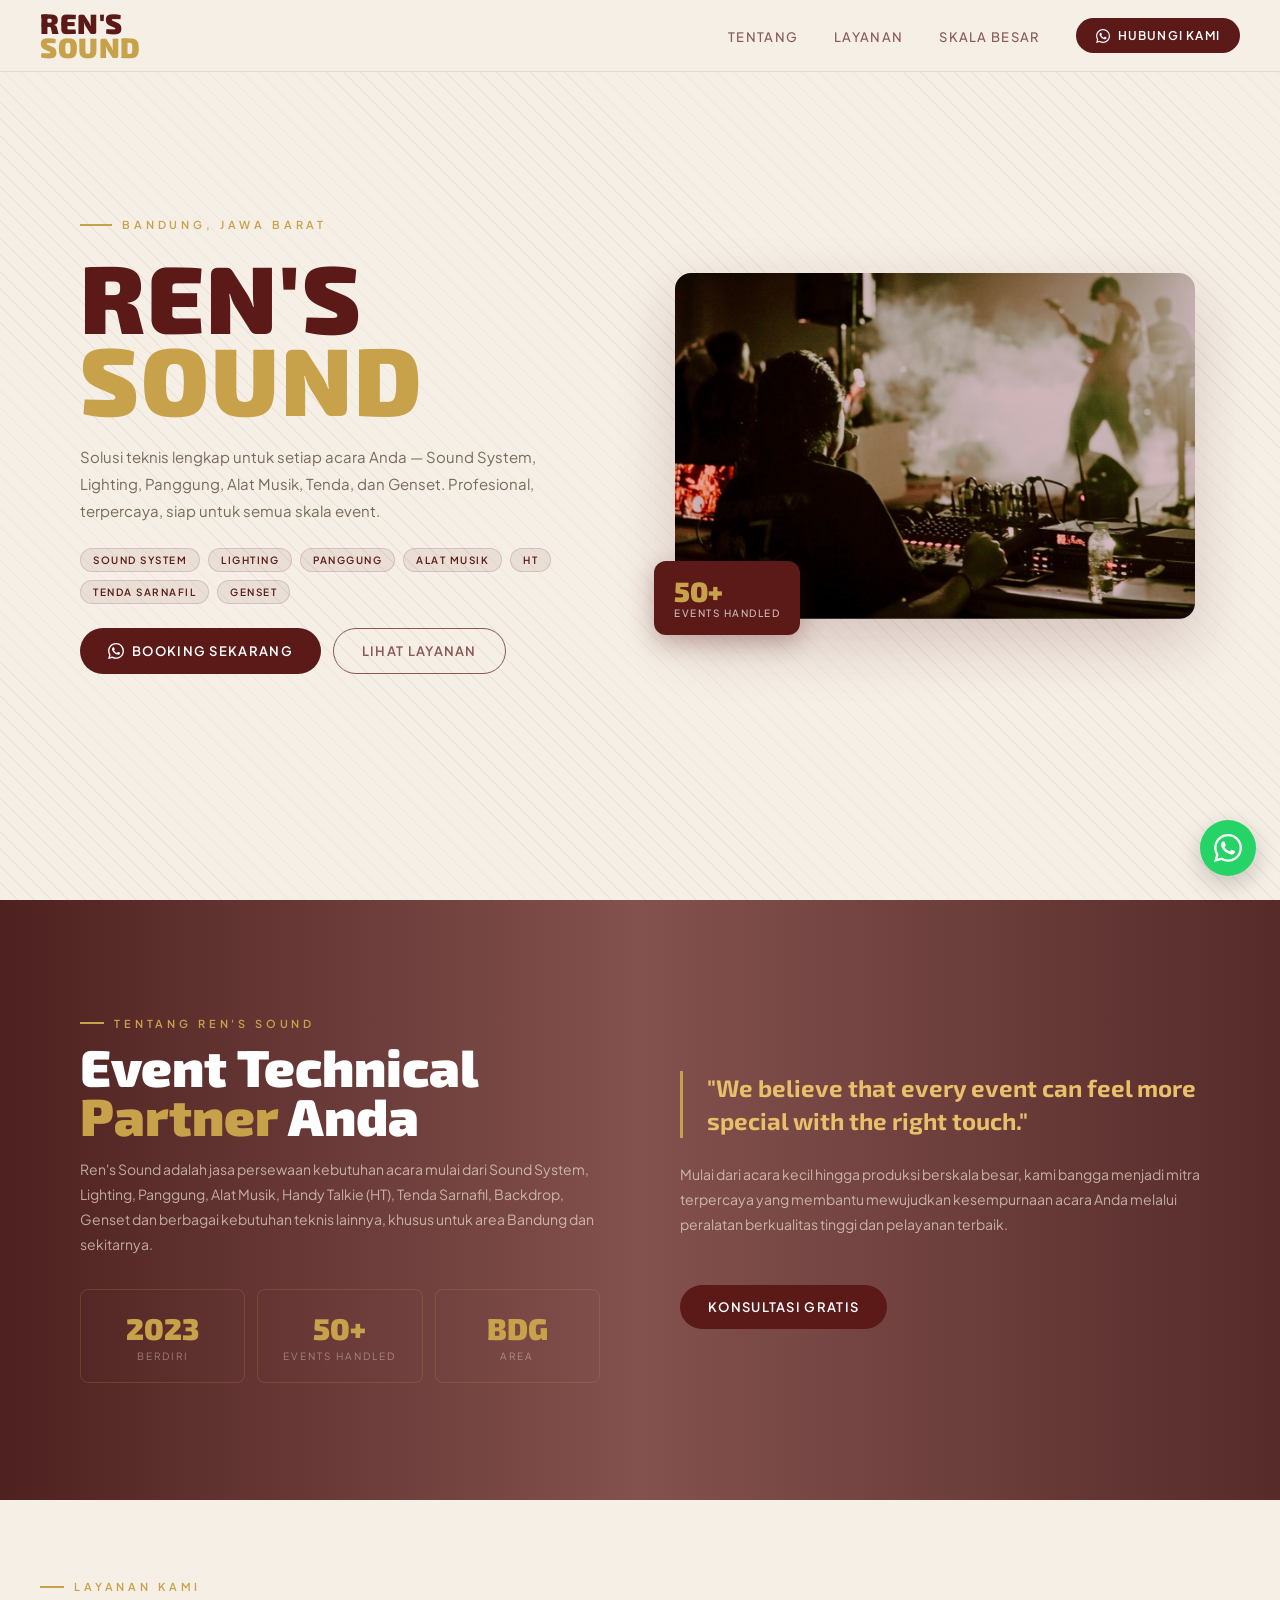
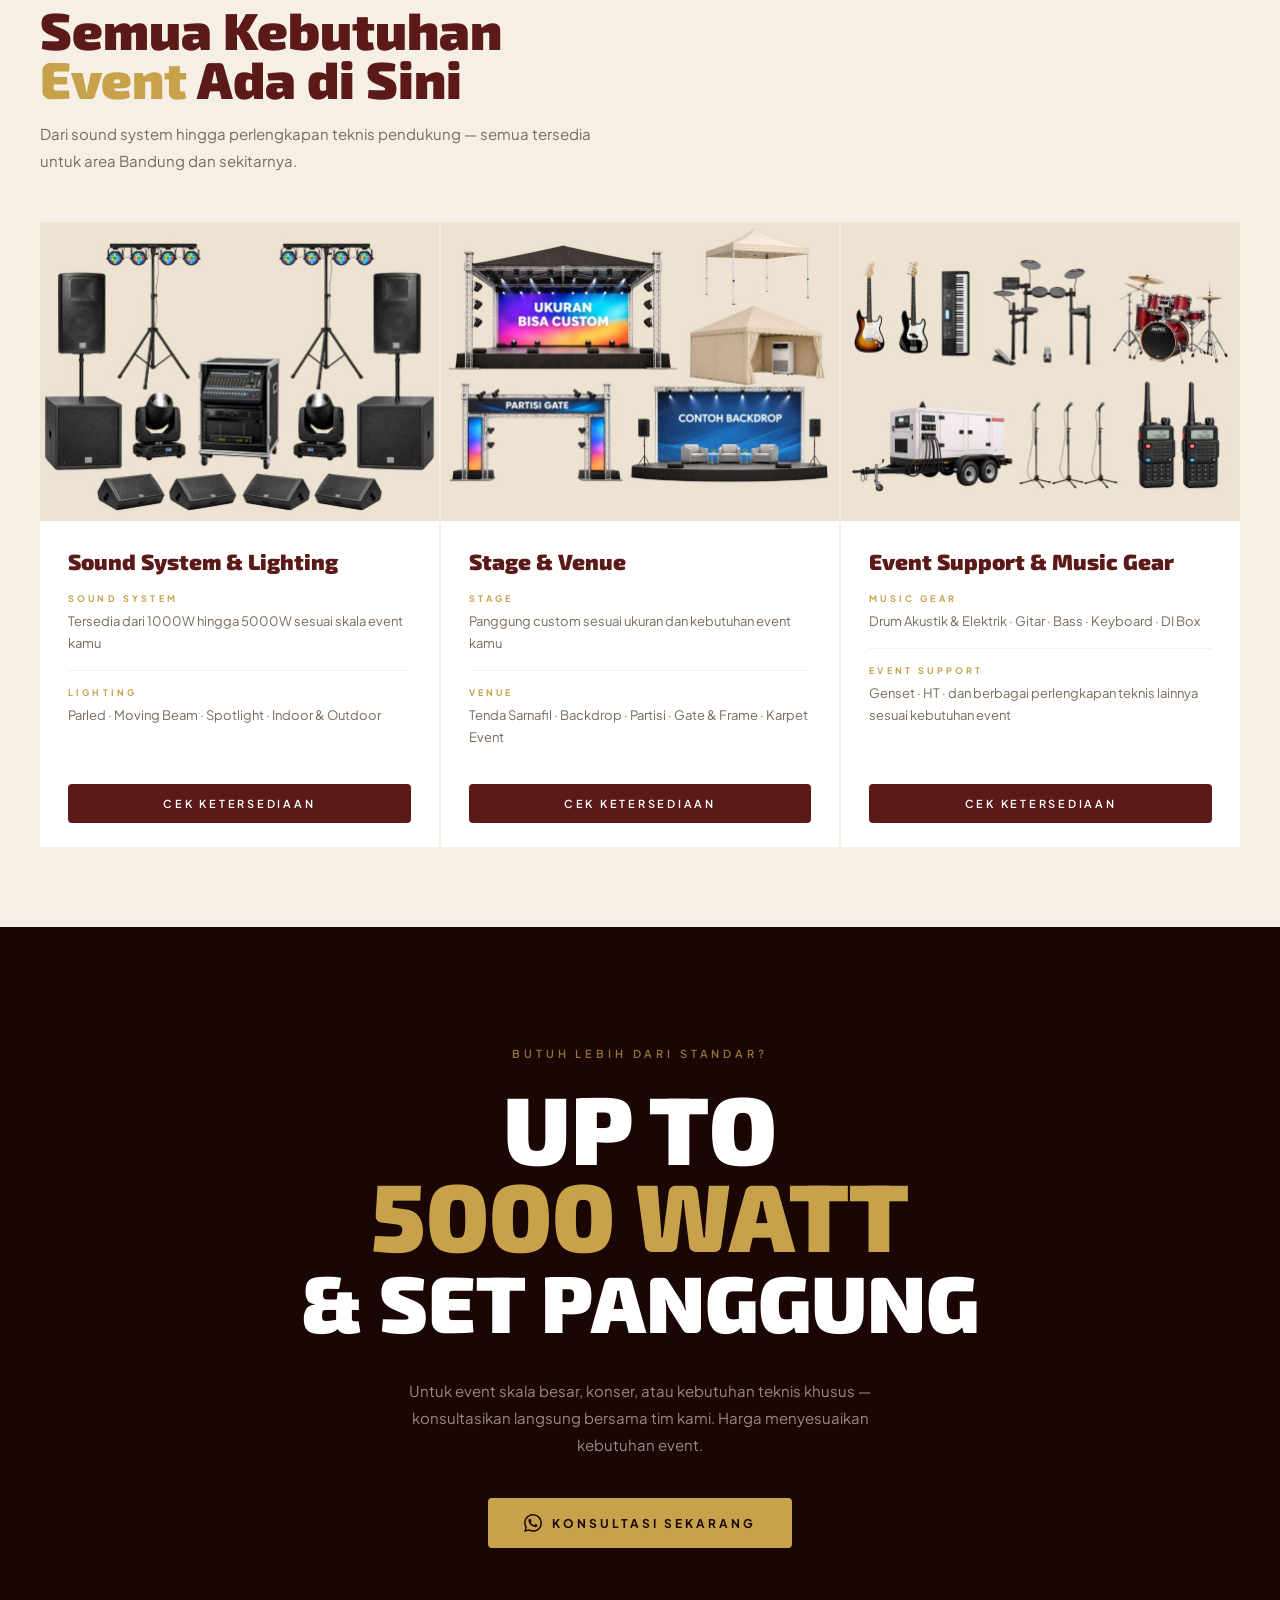
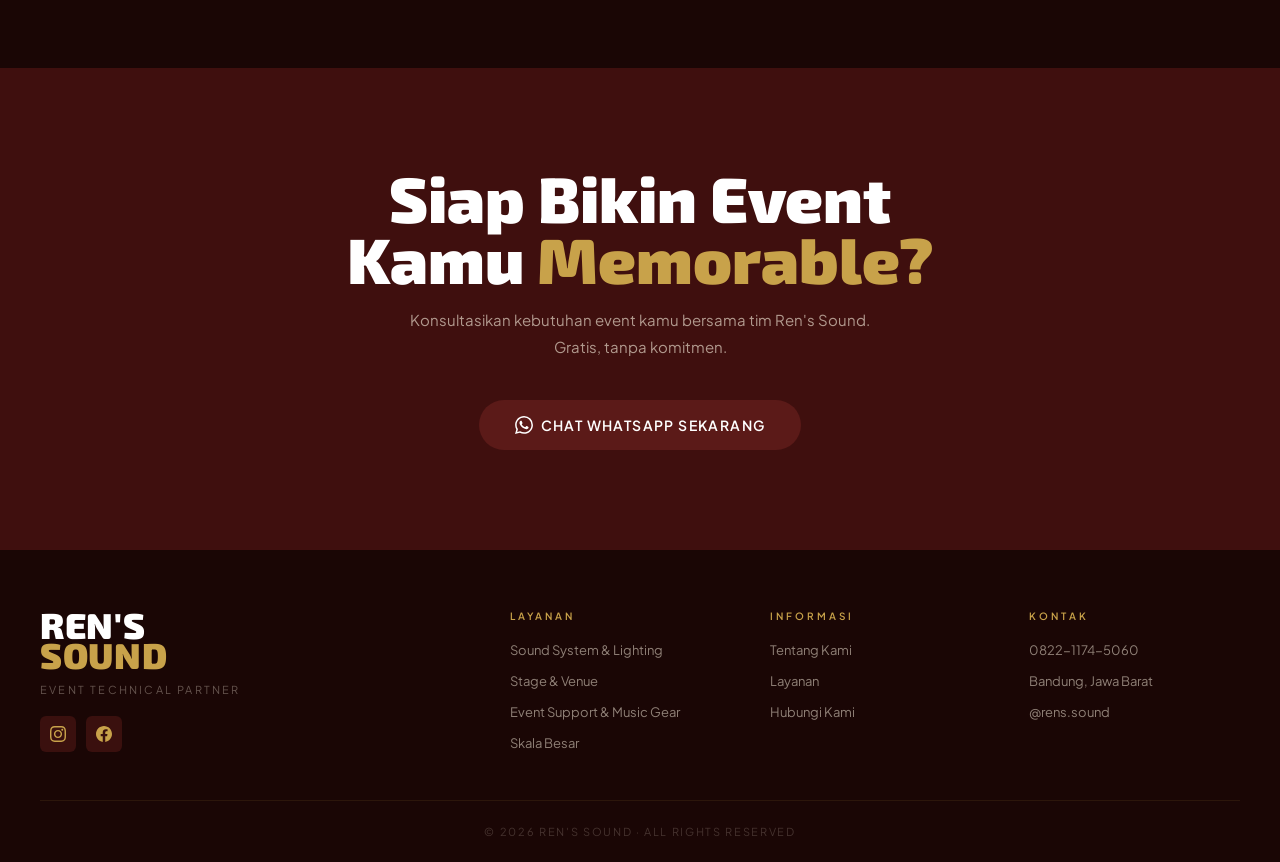
<file: index.html>
<!DOCTYPE html>
<html lang="id">
<head>
  <meta charset="UTF-8"/>
  <meta name="viewport" content="width=device-width, initial-scale=1.0"/>
  <meta name="description" content="Ren's Sound — Event Technical Partner di Bandung. Sewa Sound System, Lighting, Panggung, Alat Musik, Tenda Sarnafil, Genset."/>
  <title>Ren's Sound — Event Technical Partner</title>
  <link href="https://fonts.googleapis.com/css2?family=Exo+2:wght@400;600;700;900&family=Plus+Jakarta+Sans:wght@300;400;500;600;700&display=swap" rel="stylesheet"/>
  <link rel="stylesheet" href="css/style.css"/>
</head>
<body>

<!-- ============================================
     NAVBAR
     ============================================ -->
<nav id="navbar">
  <a href="#hero" class="nav-logo">
    <span class="nav-logo-top">REN'S</span>
    <span class="nav-logo-bot">SOUND</span>
  </a>
  <ul class="nav-links" id="navLinks">
    <li><a href="#tentang">Tentang</a></li>
    <li><a href="#layanan">Layanan</a></li>
    <li><a href="#custom">Skala Besar</a></li>
    <li>
      <a href="https://wa.me/6282211745060" class="nav-cta" target="_blank">
        <svg width="14" height="14" viewBox="0 0 24 24" fill="currentColor"><path d="M17.472 14.382c-.297-.149-1.758-.867-2.03-.967-.273-.099-.471-.148-.67.15-.197.297-.767.966-.94 1.164-.173.199-.347.223-.644.075-.297-.15-1.255-.463-2.39-1.475-.883-.788-1.48-1.761-1.653-2.059-.173-.297-.018-.458.13-.606.134-.133.298-.347.446-.52.149-.174.198-.298.298-.497.099-.198.05-.371-.025-.52-.075-.149-.669-1.612-.916-2.207-.242-.579-.487-.5-.669-.51-.173-.008-.371-.01-.57-.01-.198 0-.52.074-.792.372-.272.297-1.04 1.016-1.04 2.479 0 1.462 1.065 2.875 1.213 3.074.149.198 2.096 3.2 5.077 4.487.709.306 1.262.489 1.694.625.712.227 1.36.195 1.871.118.571-.085 1.758-.719 2.006-1.413.248-.694.248-1.289.173-1.413-.074-.124-.272-.198-.57-.347m-5.421 7.403h-.004a9.87 9.87 0 01-5.031-1.378l-.361-.214-3.741.982.998-3.648-.235-.374a9.86 9.86 0 01-1.51-5.26c.001-5.45 4.436-9.884 9.888-9.884 2.64 0 5.122 1.03 6.988 2.898a9.825 9.825 0 012.893 6.994c-.003 5.45-4.437 9.884-9.885 9.884m8.413-18.297A11.815 11.815 0 0012.05 0C5.495 0 .16 5.335.157 11.892c0 2.096.547 4.142 1.588 5.945L.057 24l6.305-1.654a11.882 11.882 0 005.683 1.448h.005c6.554 0 11.89-5.335 11.893-11.893a11.821 11.821 0 00-3.48-8.413Z"/></svg>
        Hubungi Kami
      </a>
    </li>
  </ul>
  <button class="nav-toggle" id="navToggle">
    <span></span><span></span><span></span>
  </button>
</nav>

<!-- ============================================
     HERO
     ============================================ -->
<section id="hero">
  <div class="hero-inner">
    <div class="hero-text">
      <div class="hero-eyebrow">Bandung, Jawa Barat</div>
      <div class="hero-logo">
        <span class="hero-logo-top">REN'S</span>
        <span class="hero-logo-bot">SOUND</span>
      </div>
      <p class="hero-desc">Solusi teknis lengkap untuk setiap acara Anda — Sound System, Lighting, Panggung, Alat Musik, Tenda, dan Genset. Profesional, terpercaya, siap untuk semua skala event.</p>
      <div class="hero-services">
        <span class="hero-service-tag">Sound System</span>
        <span class="hero-service-tag">Lighting</span>
        <span class="hero-service-tag">Panggung</span>
        <span class="hero-service-tag">Alat Musik</span>
        <span class="hero-service-tag">HT</span>
        <span class="hero-service-tag">Tenda Sarnafil</span>
        <span class="hero-service-tag">Genset</span>
      </div>
      <div class="hero-cta">
        <a href="https://wa.me/6282211745060?text=Halo%20Ren%27s%20Sound!%20Saya%20ingin%20tanya%20tentang%20layanan%20kalian." class="btn-primary" target="_blank">
          <svg width="16" height="16" viewBox="0 0 24 24" fill="currentColor"><path d="M17.472 14.382c-.297-.149-1.758-.867-2.03-.967-.273-.099-.471-.148-.67.15-.197.297-.767.966-.94 1.164-.173.199-.347.223-.644.075-.297-.15-1.255-.463-2.39-1.475-.883-.788-1.48-1.761-1.653-2.059-.173-.297-.018-.458.13-.606.134-.133.298-.347.446-.52.149-.174.198-.298.298-.497.099-.198.05-.371-.025-.52-.075-.149-.669-1.612-.916-2.207-.242-.579-.487-.5-.669-.51-.173-.008-.371-.01-.57-.01-.198 0-.52.074-.792.372-.272.297-1.04 1.016-1.04 2.479 0 1.462 1.065 2.875 1.213 3.074.149.198 2.096 3.2 5.077 4.487.709.306 1.262.489 1.694.625.712.227 1.36.195 1.871.118.571-.085 1.758-.719 2.006-1.413.248-.694.248-1.289.173-1.413-.074-.124-.272-.198-.57-.347m-5.421 7.403h-.004a9.87 9.87 0 01-5.031-1.378l-.361-.214-3.741.982.998-3.648-.235-.374a9.86 9.86 0 01-1.51-5.26c.001-5.45 4.436-9.884 9.888-9.884 2.64 0 5.122 1.03 6.988 2.898a9.825 9.825 0 012.893 6.994c-.003 5.45-4.437 9.884-9.885 9.884m8.413-18.297A11.815 11.815 0 0012.05 0C5.495 0 .16 5.335.157 11.892c0 2.096.547 4.142 1.588 5.945L.057 24l6.305-1.654a11.882 11.882 0 005.683 1.448h.005c6.554 0 11.89-5.335 11.893-11.893a11.821 11.821 0 00-3.48-8.413Z"/></svg>
          Booking Sekarang
        </a>
        <a href="#layanan" class="btn-secondary">Lihat Layanan</a>
      </div>
    </div>
    <div class="hero-photo">
      <!-- Ganti hero.png untuk update foto hero (1200x800px) -->
      <img src="assets/images/hero.png" alt="Ren's Sound Event Production"/>
      <div class="hero-photo-badge">
        <div class="hero-photo-badge-num">50+</div>
        <div class="hero-photo-badge-txt">Events Handled</div>
      </div>
    </div>
  </div>
</section>

<!-- ============================================
     TENTANG — PARALLAX PHOTO
     Ganti foto: assets/images/tentang.jpg (1920x800px)
     ============================================ -->
<section id="tentang">
  <div class="tentang-bg"></div>
  <div class="tentang-overlay"></div>
  <div class="tentang-content">
    <div>
      <div class="section-eyebrow">Tentang Ren's Sound</div>
      <h2 class="section-title">Event Technical<br/><span>Partner</span> Anda</h2>
      <p class="tentang-body">Ren's Sound adalah jasa persewaan kebutuhan acara mulai dari Sound System, Lighting, Panggung, Alat Musik, Handy Talkie (HT), Tenda Sarnafil, Backdrop, Genset dan berbagai kebutuhan teknis lainnya, khusus untuk area Bandung dan sekitarnya.</p>
      <div class="tentang-stats">
        <div class="stat">
          <span class="stat-num">2023</span>
          <span class="stat-lbl">Berdiri</span>
        </div>
        <div class="stat">
          <span class="stat-num">50+</span>
          <span class="stat-lbl">Events Handled</span>
        </div>
        <div class="stat">
          <span class="stat-num">BDG</span>
          <span class="stat-lbl">Area</span>
        </div>
      </div>
    </div>
    <div>
      <div class="tentang-quote">"We believe that every event can feel more special with the right touch."</div>
      <p class="tentang-body">Mulai dari acara kecil hingga produksi berskala besar, kami bangga menjadi mitra terpercaya yang membantu mewujudkan kesempurnaan acara Anda melalui peralatan berkualitas tinggi dan pelayanan terbaik.</p>
      <a href="https://wa.me/6282211745060?text=Halo%20Ren%27s%20Sound!%20Saya%20ingin%20konsultasi%20kebutuhan%20event%20saya." class="btn-primary" style="margin-top:24px;display:inline-flex;" target="_blank">Konsultasi Gratis</a>
    </div>
  </div>
</section>

<!-- ============================================
     LAYANAN — 3 KARTU GRID
     Cara update foto: ganti file di assets/images/
     layanan01.jpg, layanan02.jpg, layanan03.jpg (800x600px)
     ============================================ -->
<section id="layanan">
  <div class="section-inner">
    <div class="section-eyebrow">Layanan Kami</div>
    <h2 class="section-title">Semua Kebutuhan<br/><span>Event</span> Ada di Sini</h2>
    <p class="section-desc">Dari sound system hingga perlengkapan teknis pendukung — semua tersedia untuk area Bandung dan sekitarnya.</p>

    <div class="layanan-grid">

      <!-- ── KARTU 1: SOUND SYSTEM & LIGHTING ── -->
      <div class="layanan-card">
        <!-- Ganti layanan01.jpg untuk update foto kartu ini -->
        <img class="layanan-img" src="assets/images/layanan01.jpg" alt="Sound System & Lighting"/>
        <div class="layanan-body">
          <h3 class="layanan-name">Sound System & Lighting</h3>
          <div class="layanan-spec-group">
            <span class="layanan-spec-label">Sound System</span>
            <p class="layanan-spec-desc">Tersedia dari 1000W hingga 5000W sesuai skala event kamu</p>
          </div>
          <div class="layanan-spec-group">
            <span class="layanan-spec-label">Lighting</span>
            <p class="layanan-spec-desc">Parled · Moving Beam · Spotlight · Indoor & Outdoor</p>
          </div>
          <a href="https://wa.me/6282211745060?text=Halo%20Ren%27s%20Sound!%20Saya%20ingin%20cek%20ketersediaan%20Sound%20System%20%26%20Lighting%20untuk%20event%20saya." class="layanan-cta" target="_blank">Cek Ketersediaan</a>
        </div>
      </div>

      <!-- ── KARTU 2: STAGE & VENUE ── -->
      <div class="layanan-card">
        <!-- Ganti layanan02.jpg untuk update foto kartu ini -->
        <img class="layanan-img" src="assets/images/layanan02.jpg" alt="Stage & Venue"/>
        <div class="layanan-body">
          <h3 class="layanan-name">Stage & Venue</h3>
          <div class="layanan-spec-group">
            <span class="layanan-spec-label">Stage</span>
            <p class="layanan-spec-desc">Panggung custom sesuai ukuran dan kebutuhan event kamu</p>
          </div>
          <div class="layanan-spec-group">
            <span class="layanan-spec-label">Venue</span>
            <p class="layanan-spec-desc">Tenda Sarnafil · Backdrop · Partisi · Gate & Frame · Karpet Event</p>
          </div>
          <a href="https://wa.me/6282211745060?text=Halo%20Ren%27s%20Sound!%20Saya%20ingin%20cek%20ketersediaan%20Stage%20%26%20Venue%20untuk%20event%20saya." class="layanan-cta" target="_blank">Cek Ketersediaan</a>
        </div>
      </div>

      <!-- ── KARTU 3: EVENT SUPPORT & MUSIC GEAR ── -->
      <div class="layanan-card">
        <!-- Ganti layanan03.jpg untuk update foto kartu ini -->
        <img class="layanan-img" src="assets/images/layanan03.jpg" alt="Event Support & Music Gear"/>
        <div class="layanan-body">
          <h3 class="layanan-name">Event Support & Music Gear</h3>
          <div class="layanan-spec-group">
            <span class="layanan-spec-label">Music Gear</span>
            <p class="layanan-spec-desc">Drum Akustik & Elektrik · Gitar · Bass · Keyboard · DI Box</p>
          </div>
          <div class="layanan-spec-group">
            <span class="layanan-spec-label">Event Support</span>
            <p class="layanan-spec-desc">Genset · HT · dan berbagai perlengkapan teknis lainnya sesuai kebutuhan event</p>
          </div>
          <a href="https://wa.me/6282211745060?text=Halo%20Ren%27s%20Sound!%20Saya%20ingin%20cek%20ketersediaan%20Event%20Support%20%26%20Music%20Gear%20untuk%20event%20saya." class="layanan-cta" target="_blank">Cek Ketersediaan</a>
        </div>
      </div>

    </div>
  </div>
</section>

<!-- ============================================
     CUSTOM — UP TO 5000 WATT & SET PANGGUNG
     ============================================ -->
<section id="custom">
  <div class="custom-eyebrow">Butuh Lebih Dari Standar?</div>
  <div class="custom-title">UP TO</div>
  <div class="custom-title-gold">5000 WATT</div>
  <div class="custom-sub">&amp; SET PANGGUNG</div>
  <p class="custom-desc">Untuk event skala besar, konser, atau kebutuhan teknis khusus — konsultasikan langsung bersama tim kami. Harga menyesuaikan kebutuhan event.</p>
  <a href="https://wa.me/6282211745060?text=Halo%20Ren%27s%20Sound!%20Saya%20ingin%20konsultasi%20kebutuhan%20event%20skala%20besar%20di%20atas%205000%20Watt%20%26%20Set%20Panggung." class="btn-gold" target="_blank">
    <svg width="18" height="18" viewBox="0 0 24 24" fill="currentColor"><path d="M17.472 14.382c-.297-.149-1.758-.867-2.03-.967-.273-.099-.471-.148-.67.15-.197.297-.767.966-.94 1.164-.173.199-.347.223-.644.075-.297-.15-1.255-.463-2.39-1.475-.883-.788-1.48-1.761-1.653-2.059-.173-.297-.018-.458.13-.606.134-.133.298-.347.446-.52.149-.174.198-.298.298-.497.099-.198.05-.371-.025-.52-.075-.149-.669-1.612-.916-2.207-.242-.579-.487-.5-.669-.51-.173-.008-.371-.01-.57-.01-.198 0-.52.074-.792.372-.272.297-1.04 1.016-1.04 2.479 0 1.462 1.065 2.875 1.213 3.074.149.198 2.096 3.2 5.077 4.487.709.306 1.262.489 1.694.625.712.227 1.36.195 1.871.118.571-.085 1.758-.719 2.006-1.413.248-.694.248-1.289.173-1.413-.074-.124-.272-.198-.57-.347m-5.421 7.403h-.004a9.87 9.87 0 01-5.031-1.378l-.361-.214-3.741.982.998-3.648-.235-.374a9.86 9.86 0 01-1.51-5.26c.001-5.45 4.436-9.884 9.888-9.884 2.64 0 5.122 1.03 6.988 2.898a9.825 9.825 0 012.893 6.994c-.003 5.45-4.437 9.884-9.885 9.884m8.413-18.297A11.815 11.815 0 0012.05 0C5.495 0 .16 5.335.157 11.892c0 2.096.547 4.142 1.588 5.945L.057 24l6.305-1.654a11.882 11.882 0 005.683 1.448h.005c6.554 0 11.89-5.335 11.893-11.893a11.821 11.821 0 00-3.48-8.413Z"/></svg>
    Konsultasi Sekarang
  </a>
</section>

<!-- ============================================
     CTA
     ============================================ -->
<section id="cta">
  <div class="cta-title">Siap Bikin Event<br/>Kamu <span>Memorable?</span></div>
  <p class="cta-desc">Konsultasikan kebutuhan event kamu bersama tim Ren's Sound. Gratis, tanpa komitmen.</p>
  <a href="https://wa.me/6282211745060?text=Halo%20Ren%27s%20Sound!%20Saya%20ingin%20tanya%20tentang%20layanan%20untuk%20event%20saya." class="btn-primary" style="font-size:14px;padding:16px 36px;" target="_blank">
    <svg width="18" height="18" viewBox="0 0 24 24" fill="currentColor"><path d="M17.472 14.382c-.297-.149-1.758-.867-2.03-.967-.273-.099-.471-.148-.67.15-.197.297-.767.966-.94 1.164-.173.199-.347.223-.644.075-.297-.15-1.255-.463-2.39-1.475-.883-.788-1.48-1.761-1.653-2.059-.173-.297-.018-.458.13-.606.134-.133.298-.347.446-.52.149-.174.198-.298.298-.497.099-.198.05-.371-.025-.52-.075-.149-.669-1.612-.916-2.207-.242-.579-.487-.5-.669-.51-.173-.008-.371-.01-.57-.01-.198 0-.52.074-.792.372-.272.297-1.04 1.016-1.04 2.479 0 1.462 1.065 2.875 1.213 3.074.149.198 2.096 3.2 5.077 4.487.709.306 1.262.489 1.694.625.712.227 1.36.195 1.871.118.571-.085 1.758-.719 2.006-1.413.248-.694.248-1.289.173-1.413-.074-.124-.272-.198-.57-.347m-5.421 7.403h-.004a9.87 9.87 0 01-5.031-1.378l-.361-.214-3.741.982.998-3.648-.235-.374a9.86 9.86 0 01-1.51-5.26c.001-5.45 4.436-9.884 9.888-9.884 2.64 0 5.122 1.03 6.988 2.898a9.825 9.825 0 012.893 6.994c-.003 5.45-4.437 9.884-9.885 9.884m8.413-18.297A11.815 11.815 0 0012.05 0C5.495 0 .16 5.335.157 11.892c0 2.096.547 4.142 1.588 5.945L.057 24l6.305-1.654a11.882 11.882 0 005.683 1.448h.005c6.554 0 11.89-5.335 11.893-11.893a11.821 11.821 0 00-3.48-8.413Z"/></svg>
    Chat WhatsApp Sekarang
  </a>
</section>

<!-- ============================================
     FOOTER
     ============================================ -->
<footer>
  <div class="footer-inner">
    <div class="footer-top">
      <div>
        <div class="footer-logo-top">REN'S</div>
        <div class="footer-logo-bot">SOUND</div>
        <div class="footer-tagline">Event Technical Partner</div>
        <div class="footer-social">
          <a href="https://www.instagram.com/rens.sound/" target="_blank">
            <svg viewBox="0 0 24 24"><path d="M12 2.163c3.204 0 3.584.012 4.85.07 3.252.148 4.771 1.691 4.919 4.919.058 1.265.069 1.645.069 4.849 0 3.205-.012 3.584-.069 4.849-.149 3.225-1.664 4.771-4.919 4.919-1.266.058-1.644.07-4.85.07-3.204 0-3.584-.012-4.849-.07-3.26-.149-4.771-1.699-4.919-4.92-.058-1.265-.07-1.644-.07-4.849 0-3.204.013-3.583.07-4.849.149-3.227 1.664-4.771 4.919-4.919 1.266-.057 1.645-.069 4.849-.069zm0-2.163c-3.259 0-3.667.014-4.947.072-4.358.2-6.78 2.618-6.98 6.98-.059 1.281-.073 1.689-.073 4.948 0 3.259.014 3.668.072 4.948.2 4.358 2.618 6.78 6.98 6.98 1.281.058 1.689.072 4.948.072 3.259 0 3.668-.014 4.948-.072 4.354-.2 6.782-2.618 6.979-6.98.059-1.28.073-1.689.073-4.948 0-3.259-.014-3.667-.072-4.947-.196-4.354-2.617-6.78-6.979-6.98-1.281-.059-1.69-.073-4.949-.073zm0 5.838c-3.403 0-6.162 2.759-6.162 6.162s2.759 6.163 6.162 6.163 6.162-2.759 6.162-6.163c0-3.403-2.759-6.162-6.162-6.162zm0 10.162c-2.209 0-4-1.79-4-4 0-2.209 1.791-4 4-4s4 1.791 4 4c0 2.21-1.791 4-4 4zm6.406-11.845c-.796 0-1.441.645-1.441 1.44s.645 1.44 1.441 1.44c.795 0 1.439-.645 1.439-1.44s-.644-1.44-1.439-1.44z"/></svg>
          </a>
          <a href="https://www.facebook.com/people/Rens-Sound/61558311572030/" target="_blank">
            <svg viewBox="0 0 24 24"><path d="M24 12.073c0-6.627-5.373-12-12-12s-12 5.373-12 12c0 5.99 4.388 10.954 10.125 11.854v-8.385H7.078v-3.47h3.047V9.43c0-3.007 1.792-4.669 4.533-4.669 1.312 0 2.686.235 2.686.235v2.953H15.83c-1.491 0-1.956.925-1.956 1.874v2.25h3.328l-.532 3.47h-2.796v8.385C19.612 23.027 24 18.062 24 12.073z"/></svg>
          </a>
        </div>
      </div>
      <div class="footer-col">
        <div class="footer-col-title">Layanan</div>
        <ul>
          <li><a href="#layanan">Sound System & Lighting</a></li>
          <li><a href="#layanan">Stage & Venue</a></li>
          <li><a href="#layanan">Event Support & Music Gear</a></li>
          <li><a href="#custom">Skala Besar</a></li>
        </ul>
      </div>
      <div class="footer-col">
        <div class="footer-col-title">Informasi</div>
        <ul>
          <li><a href="#tentang">Tentang Kami</a></li>
          <li><a href="#layanan">Layanan</a></li>
          <li><a href="https://wa.me/6282211745060">Hubungi Kami</a></li>
        </ul>
      </div>
      <div class="footer-col">
        <div class="footer-col-title">Kontak</div>
        <ul>
          <li><a href="https://wa.me/6282211745060">0822-1174-5060</a></li>
          <li><a href="#">Bandung, Jawa Barat</a></li>
          <li><a href="https://www.instagram.com/rens.sound/">@rens.sound</a></li>
        </ul>
      </div>
    </div>
    <div class="footer-copy">© 2026 Ren's Sound · All Rights Reserved</div>
  </div>
</footer>

<!-- WA FLOATING -->
<a href="https://wa.me/6282211745060?text=Halo%20Ren%27s%20Sound!%20Saya%20ingin%20tanya%20tentang%20layanan%20kalian." class="wa-float" target="_blank">
  <svg viewBox="0 0 24 24"><path d="M17.472 14.382c-.297-.149-1.758-.867-2.03-.967-.273-.099-.471-.148-.67.15-.197.297-.767.966-.94 1.164-.173.199-.347.223-.644.075-.297-.15-1.255-.463-2.39-1.475-.883-.788-1.48-1.761-1.653-2.059-.173-.297-.018-.458.13-.606.134-.133.298-.347.446-.52.149-.174.198-.298.298-.497.099-.198.05-.371-.025-.52-.075-.149-.669-1.612-.916-2.207-.242-.579-.487-.5-.669-.51-.173-.008-.371-.01-.57-.01-.198 0-.52.074-.792.372-.272.297-1.04 1.016-1.04 2.479 0 1.462 1.065 2.875 1.213 3.074.149.198 2.096 3.2 5.077 4.487.709.306 1.262.489 1.694.625.712.227 1.36.195 1.871.118.571-.085 1.758-.719 2.006-1.413.248-.694.248-1.289.173-1.413-.074-.124-.272-.198-.57-.347m-5.421 7.403h-.004a9.87 9.87 0 01-5.031-1.378l-.361-.214-3.741.982.998-3.648-.235-.374a9.86 9.86 0 01-1.51-5.26c.001-5.45 4.436-9.884 9.888-9.884 2.64 0 5.122 1.03 6.988 2.898a9.825 9.825 0 012.893 6.994c-.003 5.45-4.437 9.884-9.885 9.884m8.413-18.297A11.815 11.815 0 0012.05 0C5.495 0 .16 5.335.157 11.892c0 2.096.547 4.142 1.588 5.945L.057 24l6.305-1.654a11.882 11.882 0 005.683 1.448h.005c6.554 0 11.89-5.335 11.893-11.893a11.821 11.821 0 00-3.48-8.413Z"/></svg>
</a>

<script src="js/main.js"></script>
</body>
</html>
</file>
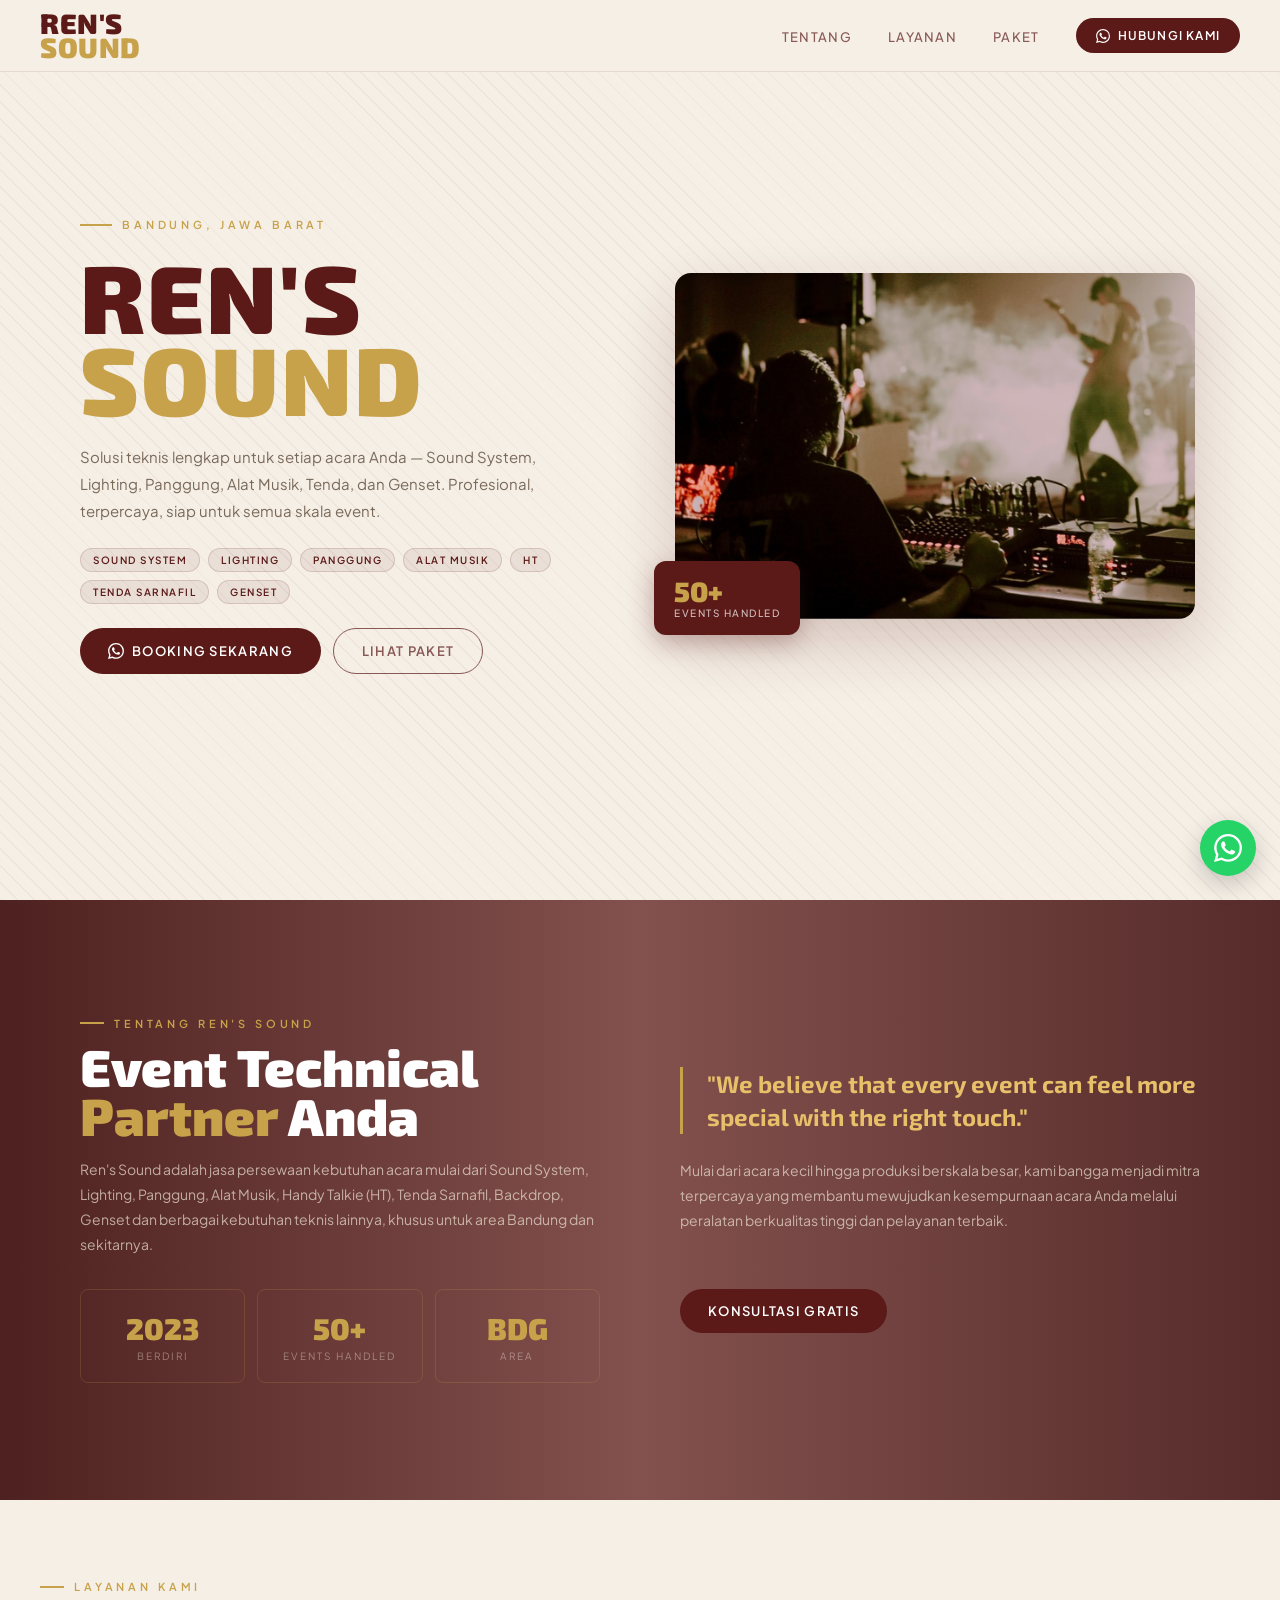
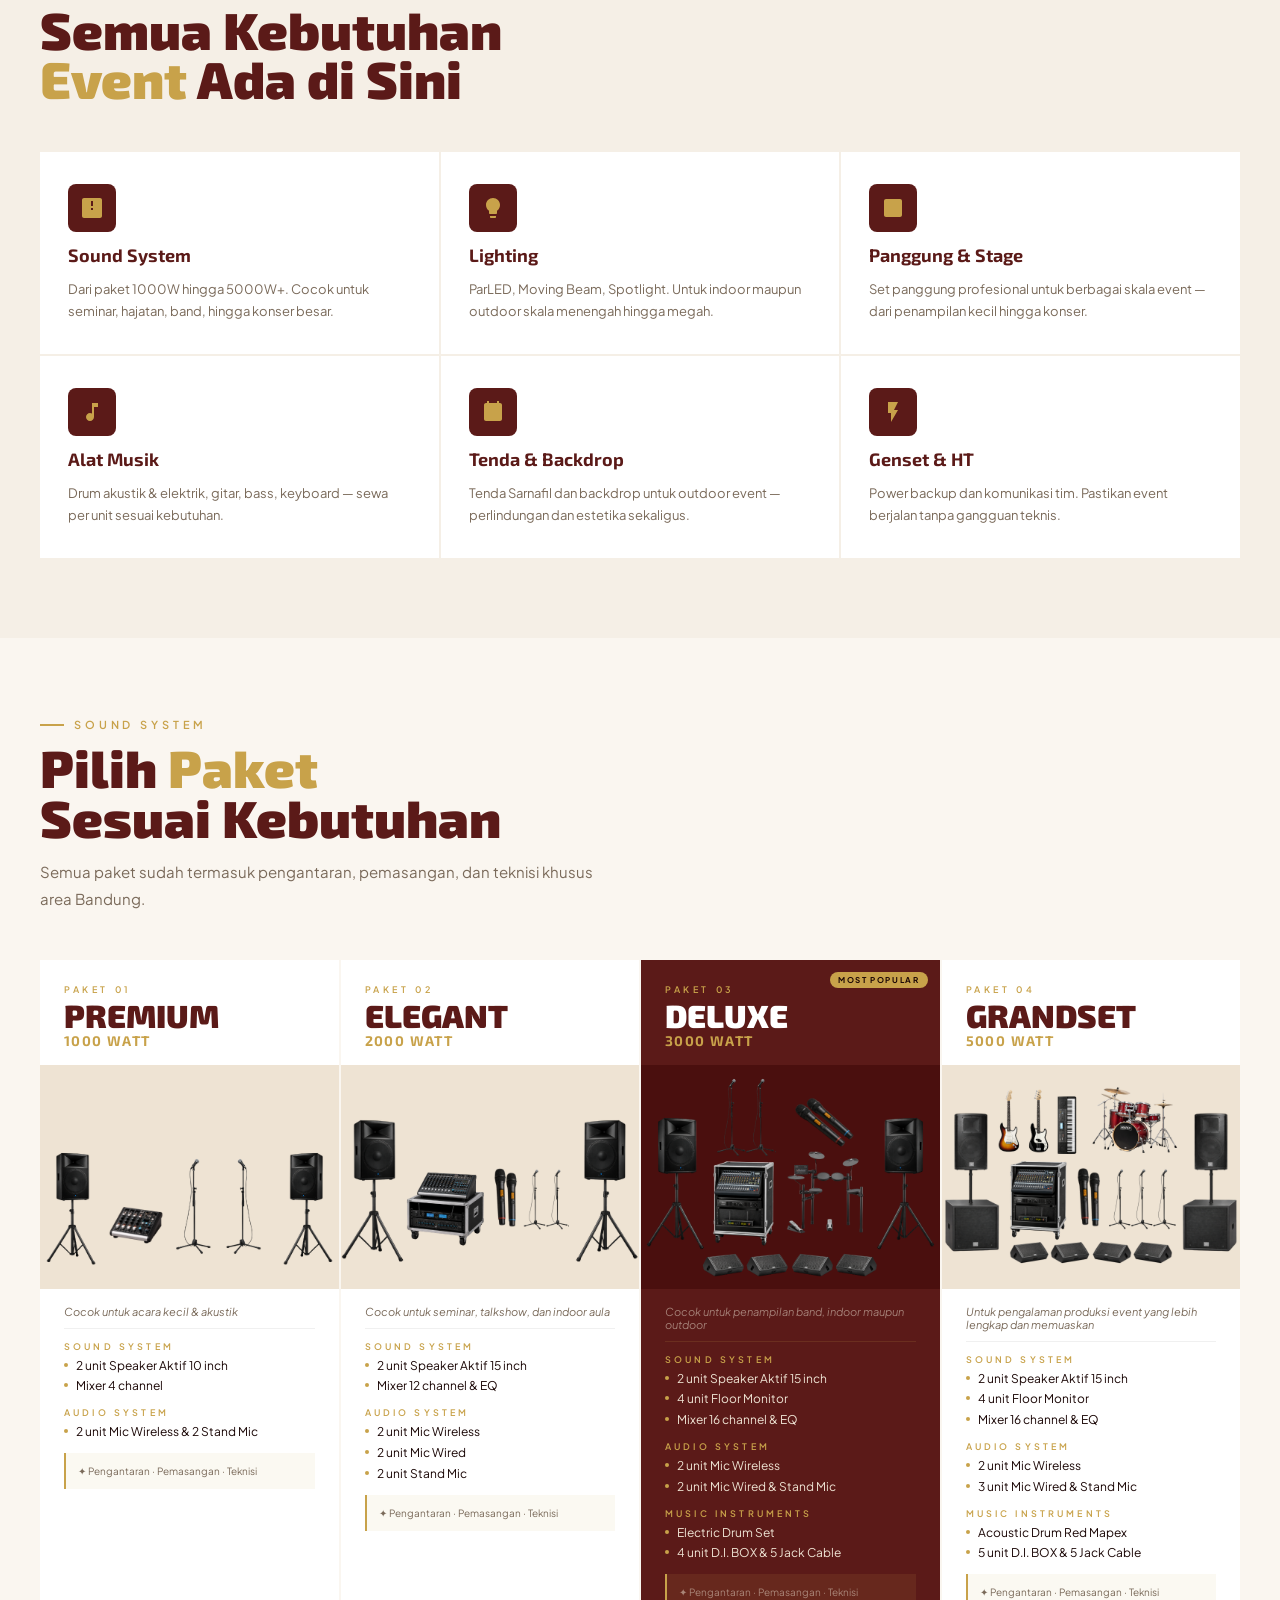
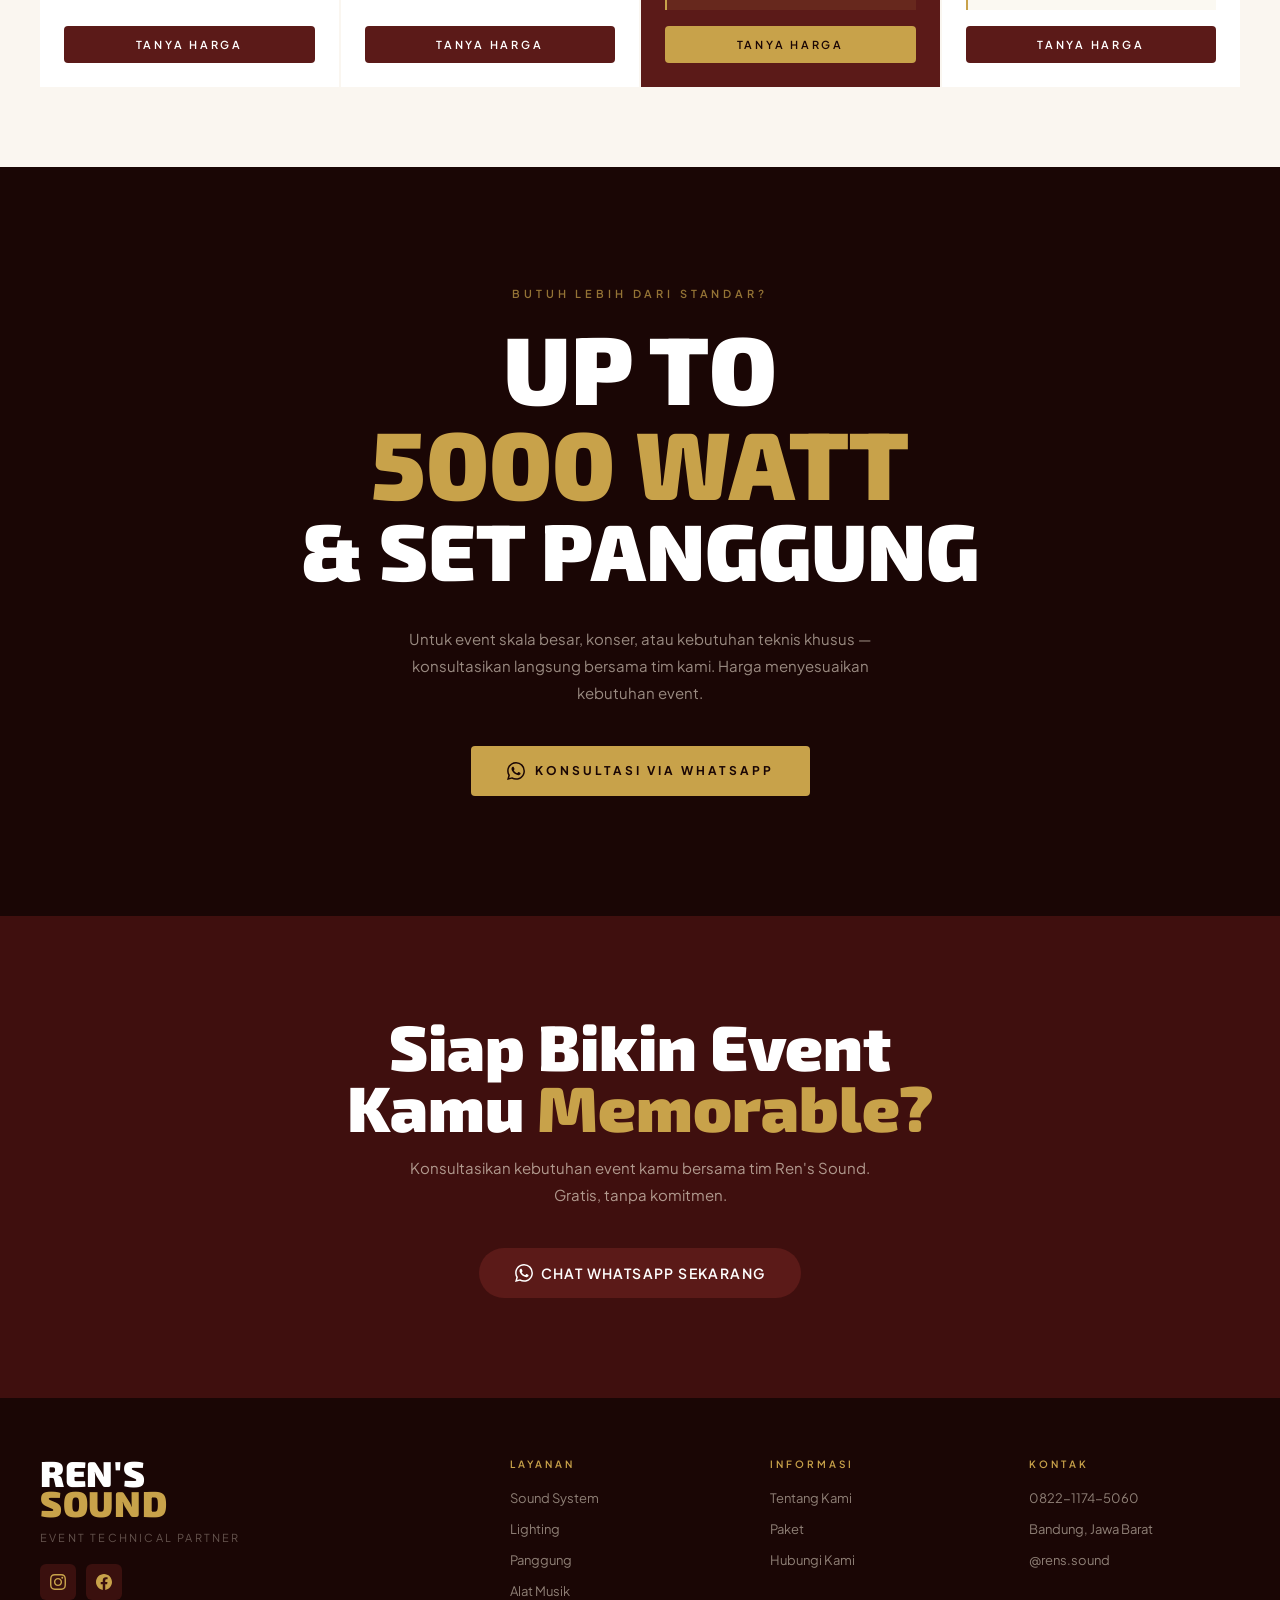
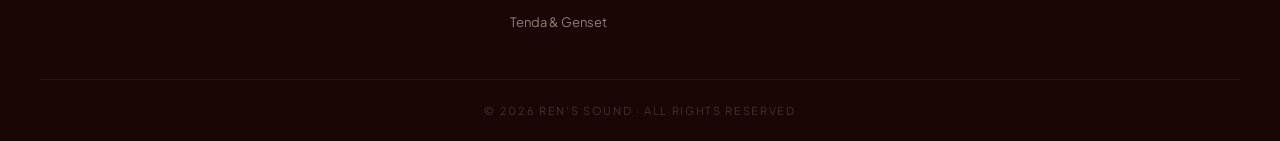
<file: public/index.html>
<!DOCTYPE html>
<html lang="id">
<head>
  <meta charset="UTF-8"/>
  <meta name="viewport" content="width=device-width, initial-scale=1.0"/>
  <meta name="description" content="Ren's Sound — Event Technical Partner di Bandung. Sewa Sound System, Lighting, Panggung, Alat Musik, Tenda Sarnafil, Genset."/>
  <title>Ren's Sound — Event Technical Partner</title>
  <link href="https://fonts.googleapis.com/css2?family=Exo+2:wght@400;600;700;900&family=Plus+Jakarta+Sans:wght@300;400;500;600;700&display=swap" rel="stylesheet"/>
  <link rel="stylesheet" href="css/style.css"/>
</head>
<body>

<!-- ============================================
     NAVBAR
     ============================================ -->
<nav id="navbar">
  <a href="#hero" class="nav-logo">
    <span class="nav-logo-top">REN'S</span>
    <span class="nav-logo-bot">SOUND</span>
  </a>
  <ul class="nav-links" id="navLinks">
    <li><a href="#tentang">Tentang</a></li>
    <li><a href="#layanan">Layanan</a></li>
    <li><a href="#paket">Paket</a></li>
    <li>
      <a href="https://wa.me/6282211745060" class="nav-cta" target="_blank">
        <svg width="14" height="14" viewBox="0 0 24 24" fill="currentColor"><path d="M17.472 14.382c-.297-.149-1.758-.867-2.03-.967-.273-.099-.471-.148-.67.15-.197.297-.767.966-.94 1.164-.173.199-.347.223-.644.075-.297-.15-1.255-.463-2.39-1.475-.883-.788-1.48-1.761-1.653-2.059-.173-.297-.018-.458.13-.606.134-.133.298-.347.446-.52.149-.174.198-.298.298-.497.099-.198.05-.371-.025-.52-.075-.149-.669-1.612-.916-2.207-.242-.579-.487-.5-.669-.51-.173-.008-.371-.01-.57-.01-.198 0-.52.074-.792.372-.272.297-1.04 1.016-1.04 2.479 0 1.462 1.065 2.875 1.213 3.074.149.198 2.096 3.2 5.077 4.487.709.306 1.262.489 1.694.625.712.227 1.36.195 1.871.118.571-.085 1.758-.719 2.006-1.413.248-.694.248-1.289.173-1.413-.074-.124-.272-.198-.57-.347m-5.421 7.403h-.004a9.87 9.87 0 01-5.031-1.378l-.361-.214-3.741.982.998-3.648-.235-.374a9.86 9.86 0 01-1.51-5.26c.001-5.45 4.436-9.884 9.888-9.884 2.64 0 5.122 1.03 6.988 2.898a9.825 9.825 0 012.893 6.994c-.003 5.45-4.437 9.884-9.885 9.884m8.413-18.297A11.815 11.815 0 0012.05 0C5.495 0 .16 5.335.157 11.892c0 2.096.547 4.142 1.588 5.945L.057 24l6.305-1.654a11.882 11.882 0 005.683 1.448h.005c6.554 0 11.89-5.335 11.893-11.893a11.821 11.821 0 00-3.48-8.413Z"/></svg>
        Hubungi Kami
      </a>
    </li>
  </ul>
  <button class="nav-toggle" id="navToggle">
    <span></span><span></span><span></span>
  </button>
</nav>

<!-- ============================================
     HERO
     ============================================ -->
<section id="hero">
  <div class="hero-inner">
    <div class="hero-text">
      <div class="hero-eyebrow">Bandung, Jawa Barat</div>
      <div class="hero-logo">
        <span class="hero-logo-top">REN'S</span>
        <span class="hero-logo-bot">SOUND</span>
      </div>
      <p class="hero-desc">Solusi teknis lengkap untuk setiap acara Anda — Sound System, Lighting, Panggung, Alat Musik, Tenda, dan Genset. Profesional, terpercaya, siap untuk semua skala event.</p>
      <div class="hero-services">
        <span class="hero-service-tag">Sound System</span>
        <span class="hero-service-tag">Lighting</span>
        <span class="hero-service-tag">Panggung</span>
        <span class="hero-service-tag">Alat Musik</span>
        <span class="hero-service-tag">HT</span>
        <span class="hero-service-tag">Tenda Sarnafil</span>
        <span class="hero-service-tag">Genset</span>
      </div>
      <div class="hero-cta">
        <a href="https://wa.me/6282211745060" class="btn-primary" target="_blank">
          <svg width="16" height="16" viewBox="0 0 24 24" fill="currentColor"><path d="M17.472 14.382c-.297-.149-1.758-.867-2.03-.967-.273-.099-.471-.148-.67.15-.197.297-.767.966-.94 1.164-.173.199-.347.223-.644.075-.297-.15-1.255-.463-2.39-1.475-.883-.788-1.48-1.761-1.653-2.059-.173-.297-.018-.458.13-.606.134-.133.298-.347.446-.52.149-.174.198-.298.298-.497.099-.198.05-.371-.025-.52-.075-.149-.669-1.612-.916-2.207-.242-.579-.487-.5-.669-.51-.173-.008-.371-.01-.57-.01-.198 0-.52.074-.792.372-.272.297-1.04 1.016-1.04 2.479 0 1.462 1.065 2.875 1.213 3.074.149.198 2.096 3.2 5.077 4.487.709.306 1.262.489 1.694.625.712.227 1.36.195 1.871.118.571-.085 1.758-.719 2.006-1.413.248-.694.248-1.289.173-1.413-.074-.124-.272-.198-.57-.347m-5.421 7.403h-.004a9.87 9.87 0 01-5.031-1.378l-.361-.214-3.741.982.998-3.648-.235-.374a9.86 9.86 0 01-1.51-5.26c.001-5.45 4.436-9.884 9.888-9.884 2.64 0 5.122 1.03 6.988 2.898a9.825 9.825 0 012.893 6.994c-.003 5.45-4.437 9.884-9.885 9.884m8.413-18.297A11.815 11.815 0 0012.05 0C5.495 0 .16 5.335.157 11.892c0 2.096.547 4.142 1.588 5.945L.057 24l6.305-1.654a11.882 11.882 0 005.683 1.448h.005c6.554 0 11.89-5.335 11.893-11.893a11.821 11.821 0 00-3.48-8.413Z"/></svg>
          Booking Sekarang
        </a>
        <a href="#paket" class="btn-secondary">Lihat Paket</a>
      </div>
    </div>
    <div class="hero-photo">
      <!-- Ganti hero.png untuk update foto hero (1200x800px) -->
      <img src="assets/images/hero.png" alt="Ren's Sound Event Production"/>
      <div class="hero-photo-badge">
        <div class="hero-photo-badge-num">50+</div>
        <div class="hero-photo-badge-txt">Events Handled</div>
      </div>
    </div>
  </div>
</section>

<!-- ============================================
     TENTANG — PARALLAX PHOTO
     Ganti foto: assets/images/tentang.jpg (1920x800px)
     ============================================ -->
<section id="tentang">
  <div class="tentang-bg"></div>
  <div class="tentang-overlay"></div>
  <div class="tentang-content">
    <div>
      <div class="section-eyebrow">Tentang Ren's Sound</div>
      <h2 class="section-title">Event Technical<br/><span>Partner</span> Anda</h2>
      <p class="tentang-body">Ren's Sound adalah jasa persewaan kebutuhan acara mulai dari Sound System, Lighting, Panggung, Alat Musik, Handy Talkie (HT), Tenda Sarnafil, Backdrop, Genset dan berbagai kebutuhan teknis lainnya, khusus untuk area Bandung dan sekitarnya.</p>
      <div class="tentang-stats">
        <div class="stat">
          <span class="stat-num">2023</span>
          <span class="stat-lbl">Berdiri</span>
        </div>
        <div class="stat">
          <span class="stat-num">50+</span>
          <span class="stat-lbl">Events Handled</span>
        </div>
        <div class="stat">
          <span class="stat-num">BDG</span>
          <span class="stat-lbl">Area</span>
        </div>
      </div>
    </div>
    <div>
      <div class="tentang-quote">"We believe that every event can feel more special with the right touch."</div>
      <p class="tentang-body">Mulai dari acara kecil hingga produksi berskala besar, kami bangga menjadi mitra terpercaya yang membantu mewujudkan kesempurnaan acara Anda melalui peralatan berkualitas tinggi dan pelayanan terbaik.</p>
      <a href="https://wa.me/6282211745060" class="btn-primary" style="margin-top:24px;display:inline-flex;" target="_blank">Konsultasi Gratis</a>
    </div>
  </div>
</section>

<!-- ============================================
     LAYANAN
     ============================================ -->
<section id="layanan">
  <div class="section-inner">
    <div class="section-eyebrow">Layanan Kami</div>
    <h2 class="section-title">Semua Kebutuhan<br/><span>Event</span> Ada di Sini</h2>
    <div class="layanan-grid">
      <div class="layanan-card">
        <div class="layanan-icon"><svg viewBox="0 0 24 24"><path d="M20 2H4c-1.1 0-2 .9-2 2v16c0 1.1.9 2 2 2h16c1.1 0 2-.9 2-2V4c0-1.1-.9-2-2-2zm-9 3h2v5h-2V5zm0 7h2v2h-2v-2z"/></svg></div>
        <div class="layanan-name">Sound System</div>
        <div class="layanan-desc">Dari paket 1000W hingga 5000W+. Cocok untuk seminar, hajatan, band, hingga konser besar.</div>
      </div>
      <div class="layanan-card">
        <div class="layanan-icon"><svg viewBox="0 0 24 24"><path d="M9 21c0 .55.45 1 1 1h4c.55 0 1-.45 1-1v-1H9v1zm3-19C8.14 2 5 5.14 5 9c0 2.38 1.19 4.47 3 5.74V17c0 .55.45 1 1 1h6c.55 0 1-.45 1-1v-2.26c1.81-1.27 3-3.36 3-5.74 0-3.86-3.14-7-7-7z"/></svg></div>
        <div class="layanan-name">Lighting</div>
        <div class="layanan-desc">ParLED, Moving Beam, Spotlight. Untuk indoor maupun outdoor skala menengah hingga megah.</div>
      </div>
      <div class="layanan-card">
        <div class="layanan-icon"><svg viewBox="0 0 24 24"><path d="M19 3H5c-1.1 0-2 .9-2 2v14c0 1.1.9 2 2 2h14c1.1 0 2-.9 2-2V5c0-1.1-.9-2-2-2z"/></svg></div>
        <div class="layanan-name">Panggung & Stage</div>
        <div class="layanan-desc">Set panggung profesional untuk berbagai skala event — dari penampilan kecil hingga konser.</div>
      </div>
      <div class="layanan-card">
        <div class="layanan-icon"><svg viewBox="0 0 24 24"><path d="M12 3v10.55c-.59-.34-1.27-.55-2-.55-2.21 0-4 1.79-4 4s1.79 4 4 4 4-1.79 4-4V7h4V3h-6z"/></svg></div>
        <div class="layanan-name">Alat Musik</div>
        <div class="layanan-desc">Drum akustik & elektrik, gitar, bass, keyboard — sewa per unit sesuai kebutuhan.</div>
      </div>
      <div class="layanan-card">
        <div class="layanan-icon"><svg viewBox="0 0 24 24"><path d="M17 12h-5v5h5v-5zM16 1v2H8V1H6v2H5c-1.11 0-1.99.9-1.99 2L3 19c0 1.1.89 2 2 2h14c1.1 0 2-.9 2-2V5c0-1.1-.9-2-2-2h-1V1h-2z"/></svg></div>
        <div class="layanan-name">Tenda & Backdrop</div>
        <div class="layanan-desc">Tenda Sarnafil dan backdrop untuk outdoor event — perlindungan dan estetika sekaligus.</div>
      </div>
      <div class="layanan-card">
        <div class="layanan-icon"><svg viewBox="0 0 24 24"><path d="M7 2v11h3v9l7-12h-4l4-8z"/></svg></div>
        <div class="layanan-name">Genset & HT</div>
        <div class="layanan-desc">Power backup dan komunikasi tim. Pastikan event berjalan tanpa gangguan teknis.</div>
      </div>
    </div>
  </div>
</section>

<!-- ============================================
     PAKET SOUND SYSTEM
     Cara tambah paket baru:
     1. Copy satu blok div.paket-card
     2. Paste sebelum tag penutup div.paket-grid
     3. Ganti teks & nama foto di src
     ============================================ -->
<section id="paket">
  <div class="section-inner">
    <div class="section-eyebrow">Sound System</div>
    <h2 class="section-title">Pilih <span>Paket</span><br/>Sesuai Kebutuhan</h2>
    <p class="section-desc">Semua paket sudah termasuk pengantaran, pemasangan, dan teknisi khusus area Bandung.</p>
    <div class="paket-grid">

      <!-- ── PAKET 01 PREMIUM ── -->
      <div class="paket-card">
        <div class="paket-header">
          <div class="paket-tier">Paket 01</div>
          <div class="paket-name">PREMIUM</div>
          <div class="paket-watt">1000 WATT</div>
        </div>
        <!-- Ganti nama file untuk update foto (800x600px) -->
        <img class="paket-img" src="assets/images/paket01premium.png" alt="Paket Premium 1000 Watt"/>
        <div class="paket-body">
          <p class="paket-note">Cocok untuk acara kecil &amp; akustik</p>
          <div class="spec-group">
            <span class="spec-label">Sound System</span>
            <div class="spec-item"><span class="spec-dot"></span>2 unit Speaker Aktif 10 inch</div>
            <div class="spec-item"><span class="spec-dot"></span>Mixer 4 channel</div>
          </div>
          <div class="spec-group">
            <span class="spec-label">Audio System</span>
            <div class="spec-item"><span class="spec-dot"></span>2 unit Mic Wireless &amp; 2 Stand Mic</div>
          </div>
          <div class="paket-includes">✦ Pengantaran · Pemasangan · Teknisi</div>
        </div>
        <a href="https://wa.me/6282211745060" class="paket-cta" target="_blank">Tanya Harga</a>
      </div>

      <!-- ── PAKET 02 ELEGANT ── -->
      <div class="paket-card">
        <div class="paket-header">
          <div class="paket-tier">Paket 02</div>
          <div class="paket-name">ELEGANT</div>
          <div class="paket-watt">2000 WATT</div>
        </div>
        <img class="paket-img" src="assets/images/paket02elegan.png" alt="Paket Elegant 2000 Watt"/>
        <div class="paket-body">
          <p class="paket-note">Cocok untuk seminar, talkshow, dan indoor aula</p>
          <div class="spec-group">
            <span class="spec-label">Sound System</span>
            <div class="spec-item"><span class="spec-dot"></span>2 unit Speaker Aktif 15 inch</div>
            <div class="spec-item"><span class="spec-dot"></span>Mixer 12 channel &amp; EQ</div>
          </div>
          <div class="spec-group">
            <span class="spec-label">Audio System</span>
            <div class="spec-item"><span class="spec-dot"></span>2 unit Mic Wireless</div>
            <div class="spec-item"><span class="spec-dot"></span>2 unit Mic Wired</div>
            <div class="spec-item"><span class="spec-dot"></span>2 unit Stand Mic</div>
          </div>
          <div class="paket-includes">✦ Pengantaran · Pemasangan · Teknisi</div>
        </div>
        <a href="https://wa.me/6282211745060" class="paket-cta" target="_blank">Tanya Harga</a>
      </div>

      <!-- ── PAKET 03 DELUXE (FEATURED) ── -->
      <div class="paket-card featured">
        <div class="badge-popular">Most Popular</div>
        <div class="paket-header">
          <div class="paket-tier">Paket 03</div>
          <div class="paket-name">DELUXE</div>
          <div class="paket-watt">3000 WATT</div>
        </div>
        <img class="paket-img" src="assets/images/paket03deluxe.png" alt="Paket Deluxe 3000 Watt"/>
        <div class="paket-body">
          <p class="paket-note">Cocok untuk penampilan band, indoor maupun outdoor</p>
          <div class="spec-group">
            <span class="spec-label">Sound System</span>
            <div class="spec-item"><span class="spec-dot"></span>2 unit Speaker Aktif 15 inch</div>
            <div class="spec-item"><span class="spec-dot"></span>4 unit Floor Monitor</div>
            <div class="spec-item"><span class="spec-dot"></span>Mixer 16 channel &amp; EQ</div>
          </div>
          <div class="spec-group">
            <span class="spec-label">Audio System</span>
            <div class="spec-item"><span class="spec-dot"></span>2 unit Mic Wireless</div>
            <div class="spec-item"><span class="spec-dot"></span>2 unit Mic Wired &amp; Stand Mic</div>
          </div>
          <div class="spec-group">
            <span class="spec-label">Music Instruments</span>
            <div class="spec-item"><span class="spec-dot"></span>Electric Drum Set</div>
            <div class="spec-item"><span class="spec-dot"></span>4 unit D.I. BOX &amp; 5 Jack Cable</div>
          </div>
          <div class="paket-includes">✦ Pengantaran · Pemasangan · Teknisi</div>
        </div>
        <a href="https://wa.me/6282211745060" class="paket-cta" target="_blank">Tanya Harga</a>
      </div>

      <!-- ── PAKET 04 GRANDSET ── -->
      <div class="paket-card">
        <div class="paket-header">
          <div class="paket-tier">Paket 04</div>
          <div class="paket-name">GRANDSET</div>
          <div class="paket-watt">5000 WATT</div>
        </div>
        <img class="paket-img" src="assets/images/paket04grandset.png" alt="Paket Grandset 5000 Watt"/>
        <div class="paket-body">
          <p class="paket-note">Untuk pengalaman produksi event yang lebih lengkap dan memuaskan</p>
          <div class="spec-group">
            <span class="spec-label">Sound System</span>
            <div class="spec-item"><span class="spec-dot"></span>2 unit Speaker Aktif 15 inch</div>
            <div class="spec-item"><span class="spec-dot"></span>4 unit Floor Monitor</div>
            <div class="spec-item"><span class="spec-dot"></span>Mixer 16 channel &amp; EQ</div>
          </div>
          <div class="spec-group">
            <span class="spec-label">Audio System</span>
            <div class="spec-item"><span class="spec-dot"></span>2 unit Mic Wireless</div>
            <div class="spec-item"><span class="spec-dot"></span>3 unit Mic Wired &amp; Stand Mic</div>
          </div>
          <div class="spec-group">
            <span class="spec-label">Music Instruments</span>
            <div class="spec-item"><span class="spec-dot"></span>Acoustic Drum Red Mapex</div>
            <div class="spec-item"><span class="spec-dot"></span>5 unit D.I. BOX &amp; 5 Jack Cable</div>
          </div>
          <div class="paket-includes">✦ Pengantaran · Pemasangan · Teknisi</div>
        </div>
        <a href="https://wa.me/6282211745060" class="paket-cta" target="_blank">Tanya Harga</a>
      </div>

    </div><!-- end .paket-grid -->
  </div>
</section>

<!-- ============================================
     CUSTOM PACKAGE — UP TO 5000 WATT
     ============================================ -->
<section id="custom">
  <div class="custom-eyebrow">Butuh Lebih Dari Standar?</div>
  <div class="custom-title">UP TO</div>
  <div class="custom-title"><span>5000 WATT</span></div>
  <div class="custom-sub">&amp; SET PANGGUNG</div>
  <p class="custom-desc">Untuk event skala besar, konser, atau kebutuhan teknis khusus — konsultasikan langsung bersama tim kami. Harga menyesuaikan kebutuhan event.</p>
  <a href="https://wa.me/6282211745060" class="btn-gold" target="_blank">
    <svg width="18" height="18" viewBox="0 0 24 24" fill="currentColor"><path d="M17.472 14.382c-.297-.149-1.758-.867-2.03-.967-.273-.099-.471-.148-.67.15-.197.297-.767.966-.94 1.164-.173.199-.347.223-.644.075-.297-.15-1.255-.463-2.39-1.475-.883-.788-1.48-1.761-1.653-2.059-.173-.297-.018-.458.13-.606.134-.133.298-.347.446-.52.149-.174.198-.298.298-.497.099-.198.05-.371-.025-.52-.075-.149-.669-1.612-.916-2.207-.242-.579-.487-.5-.669-.51-.173-.008-.371-.01-.57-.01-.198 0-.52.074-.792.372-.272.297-1.04 1.016-1.04 2.479 0 1.462 1.065 2.875 1.213 3.074.149.198 2.096 3.2 5.077 4.487.709.306 1.262.489 1.694.625.712.227 1.36.195 1.871.118.571-.085 1.758-.719 2.006-1.413.248-.694.248-1.289.173-1.413-.074-.124-.272-.198-.57-.347m-5.421 7.403h-.004a9.87 9.87 0 01-5.031-1.378l-.361-.214-3.741.982.998-3.648-.235-.374a9.86 9.86 0 01-1.51-5.26c.001-5.45 4.436-9.884 9.888-9.884 2.64 0 5.122 1.03 6.988 2.898a9.825 9.825 0 012.893 6.994c-.003 5.45-4.437 9.884-9.885 9.884m8.413-18.297A11.815 11.815 0 0012.05 0C5.495 0 .16 5.335.157 11.892c0 2.096.547 4.142 1.588 5.945L.057 24l6.305-1.654a11.882 11.882 0 005.683 1.448h.005c6.554 0 11.89-5.335 11.893-11.893a11.821 11.821 0 00-3.48-8.413Z"/></svg>
    Konsultasi Via WhatsApp
  </a>
</section>

<!-- ============================================
     CTA
     ============================================ -->
<section id="cta">
  <div class="cta-title">Siap Bikin Event<br/>Kamu <span>Memorable?</span></div>
  <p class="cta-desc">Konsultasikan kebutuhan event kamu bersama tim Ren's Sound. Gratis, tanpa komitmen.</p>
  <a href="https://wa.me/6282211745060" class="btn-primary" style="font-size:14px;padding:16px 36px;" target="_blank">
    <svg width="18" height="18" viewBox="0 0 24 24" fill="currentColor"><path d="M17.472 14.382c-.297-.149-1.758-.867-2.03-.967-.273-.099-.471-.148-.67.15-.197.297-.767.966-.94 1.164-.173.199-.347.223-.644.075-.297-.15-1.255-.463-2.39-1.475-.883-.788-1.48-1.761-1.653-2.059-.173-.297-.018-.458.13-.606.134-.133.298-.347.446-.52.149-.174.198-.298.298-.497.099-.198.05-.371-.025-.52-.075-.149-.669-1.612-.916-2.207-.242-.579-.487-.5-.669-.51-.173-.008-.371-.01-.57-.01-.198 0-.52.074-.792.372-.272.297-1.04 1.016-1.04 2.479 0 1.462 1.065 2.875 1.213 3.074.149.198 2.096 3.2 5.077 4.487.709.306 1.262.489 1.694.625.712.227 1.36.195 1.871.118.571-.085 1.758-.719 2.006-1.413.248-.694.248-1.289.173-1.413-.074-.124-.272-.198-.57-.347m-5.421 7.403h-.004a9.87 9.87 0 01-5.031-1.378l-.361-.214-3.741.982.998-3.648-.235-.374a9.86 9.86 0 01-1.51-5.26c.001-5.45 4.436-9.884 9.888-9.884 2.64 0 5.122 1.03 6.988 2.898a9.825 9.825 0 012.893 6.994c-.003 5.45-4.437 9.884-9.885 9.884m8.413-18.297A11.815 11.815 0 0012.05 0C5.495 0 .16 5.335.157 11.892c0 2.096.547 4.142 1.588 5.945L.057 24l6.305-1.654a11.882 11.882 0 005.683 1.448h.005c6.554 0 11.89-5.335 11.893-11.893a11.821 11.821 0 00-3.48-8.413Z"/></svg>
    Chat WhatsApp Sekarang
  </a>
</section>

<!-- ============================================
     FOOTER
     ============================================ -->
<footer>
  <div class="footer-inner">
    <div class="footer-top">
      <div>
        <div class="footer-logo-top">REN'S</div>
        <div class="footer-logo-bot">SOUND</div>
        <div class="footer-tagline">Event Technical Partner</div>
        <div class="footer-social">
          <a href="https://www.instagram.com/rens.sound/" target="_blank">
            <svg viewBox="0 0 24 24"><path d="M12 2.163c3.204 0 3.584.012 4.85.07 3.252.148 4.771 1.691 4.919 4.919.058 1.265.069 1.645.069 4.849 0 3.205-.012 3.584-.069 4.849-.149 3.225-1.664 4.771-4.919 4.919-1.266.058-1.644.07-4.85.07-3.204 0-3.584-.012-4.849-.07-3.26-.149-4.771-1.699-4.919-4.92-.058-1.265-.07-1.644-.07-4.849 0-3.204.013-3.583.07-4.849.149-3.227 1.664-4.771 4.919-4.919 1.266-.057 1.645-.069 4.849-.069zm0-2.163c-3.259 0-3.667.014-4.947.072-4.358.2-6.78 2.618-6.98 6.98-.059 1.281-.073 1.689-.073 4.948 0 3.259.014 3.668.072 4.948.2 4.358 2.618 6.78 6.98 6.98 1.281.058 1.689.072 4.948.072 3.259 0 3.668-.014 4.948-.072 4.354-.2 6.782-2.618 6.979-6.98.059-1.28.073-1.689.073-4.948 0-3.259-.014-3.667-.072-4.947-.196-4.354-2.617-6.78-6.979-6.98-1.281-.059-1.69-.073-4.949-.073zm0 5.838c-3.403 0-6.162 2.759-6.162 6.162s2.759 6.163 6.162 6.163 6.162-2.759 6.162-6.163c0-3.403-2.759-6.162-6.162-6.162zm0 10.162c-2.209 0-4-1.79-4-4 0-2.209 1.791-4 4-4s4 1.791 4 4c0 2.21-1.791 4-4 4zm6.406-11.845c-.796 0-1.441.645-1.441 1.44s.645 1.44 1.441 1.44c.795 0 1.439-.645 1.439-1.44s-.644-1.44-1.439-1.44z"/></svg>
          </a>
          <a href="https://www.facebook.com/people/Rens-Sound/61558311572030/" target="_blank">
            <svg viewBox="0 0 24 24"><path d="M24 12.073c0-6.627-5.373-12-12-12s-12 5.373-12 12c0 5.99 4.388 10.954 10.125 11.854v-8.385H7.078v-3.47h3.047V9.43c0-3.007 1.792-4.669 4.533-4.669 1.312 0 2.686.235 2.686.235v2.953H15.83c-1.491 0-1.956.925-1.956 1.874v2.25h3.328l-.532 3.47h-2.796v8.385C19.612 23.027 24 18.062 24 12.073z"/></svg>
          </a>
        </div>
      </div>
      <div class="footer-col">
        <div class="footer-col-title">Layanan</div>
        <ul>
          <li><a href="#paket">Sound System</a></li>
          <li><a href="#layanan">Lighting</a></li>
          <li><a href="#layanan">Panggung</a></li>
          <li><a href="#layanan">Alat Musik</a></li>
          <li><a href="#layanan">Tenda &amp; Genset</a></li>
        </ul>
      </div>
      <div class="footer-col">
        <div class="footer-col-title">Informasi</div>
        <ul>
          <li><a href="#tentang">Tentang Kami</a></li>
          <li><a href="#paket">Paket</a></li>
          <li><a href="https://wa.me/6282211745060">Hubungi Kami</a></li>
        </ul>
      </div>
      <div class="footer-col">
        <div class="footer-col-title">Kontak</div>
        <ul>
          <li><a href="https://wa.me/6282211745060">0822-1174-5060</a></li>
          <li><a href="#">Bandung, Jawa Barat</a></li>
          <li><a href="https://www.instagram.com/rens.sound/">@rens.sound</a></li>
        </ul>
      </div>
    </div>
    <div class="footer-copy">© 2026 Ren's Sound · All Rights Reserved</div>
  </div>
</footer>

<!-- WA FLOATING -->
<a href="https://wa.me/6282211745060" class="wa-float" target="_blank">
  <svg viewBox="0 0 24 24"><path d="M17.472 14.382c-.297-.149-1.758-.867-2.03-.967-.273-.099-.471-.148-.67.15-.197.297-.767.966-.94 1.164-.173.199-.347.223-.644.075-.297-.15-1.255-.463-2.39-1.475-.883-.788-1.48-1.761-1.653-2.059-.173-.297-.018-.458.13-.606.134-.133.298-.347.446-.52.149-.174.198-.298.298-.497.099-.198.05-.371-.025-.52-.075-.149-.669-1.612-.916-2.207-.242-.579-.487-.5-.669-.51-.173-.008-.371-.01-.57-.01-.198 0-.52.074-.792.372-.272.297-1.04 1.016-1.04 2.479 0 1.462 1.065 2.875 1.213 3.074.149.198 2.096 3.2 5.077 4.487.709.306 1.262.489 1.694.625.712.227 1.36.195 1.871.118.571-.085 1.758-.719 2.006-1.413.248-.694.248-1.289.173-1.413-.074-.124-.272-.198-.57-.347m-5.421 7.403h-.004a9.87 9.87 0 01-5.031-1.378l-.361-.214-3.741.982.998-3.648-.235-.374a9.86 9.86 0 01-1.51-5.26c.001-5.45 4.436-9.884 9.888-9.884 2.64 0 5.122 1.03 6.988 2.898a9.825 9.825 0 012.893 6.994c-.003 5.45-4.437 9.884-9.885 9.884m8.413-18.297A11.815 11.815 0 0012.05 0C5.495 0 .16 5.335.157 11.892c0 2.096.547 4.142 1.588 5.945L.057 24l6.305-1.654a11.882 11.882 0 005.683 1.448h.005c6.554 0 11.89-5.335 11.893-11.893a11.821 11.821 0 00-3.48-8.413Z"/></svg>
</a>

<script src="js/main.js"></script>
</body>
</html>
</file>
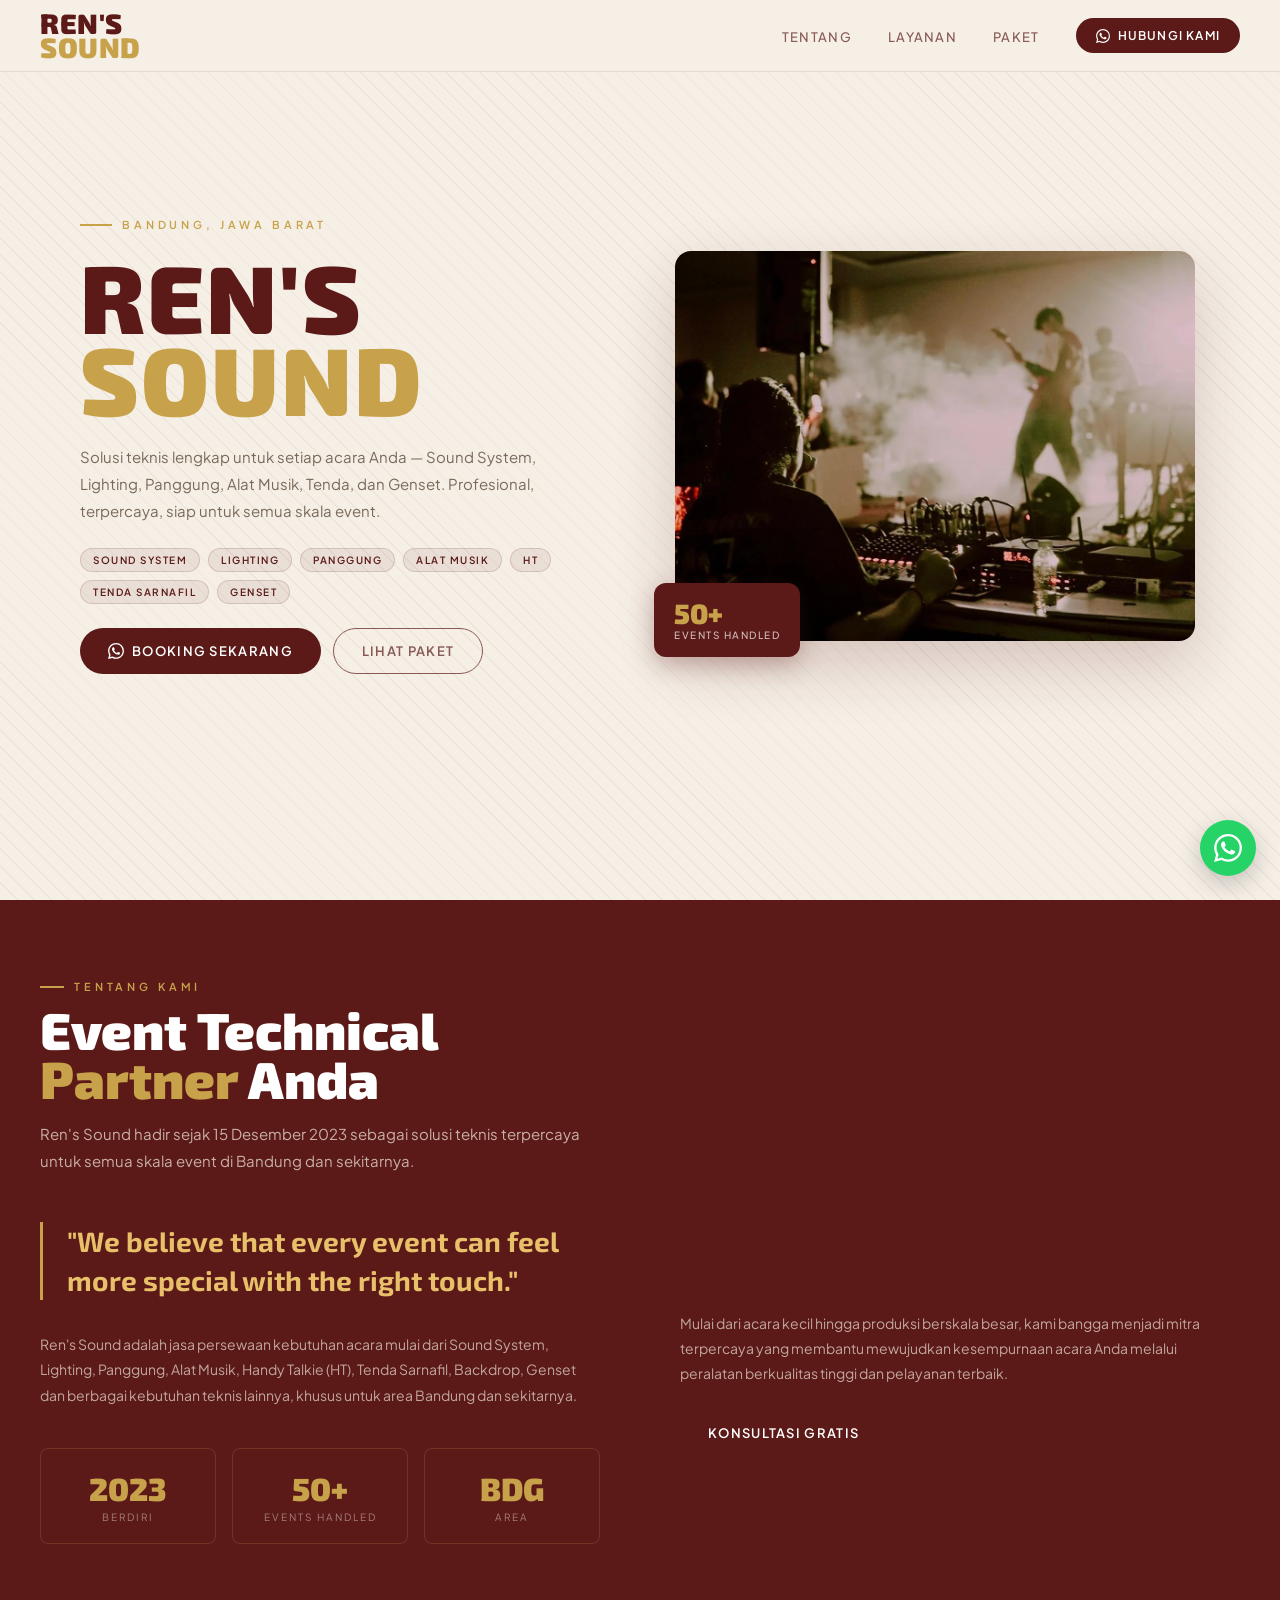
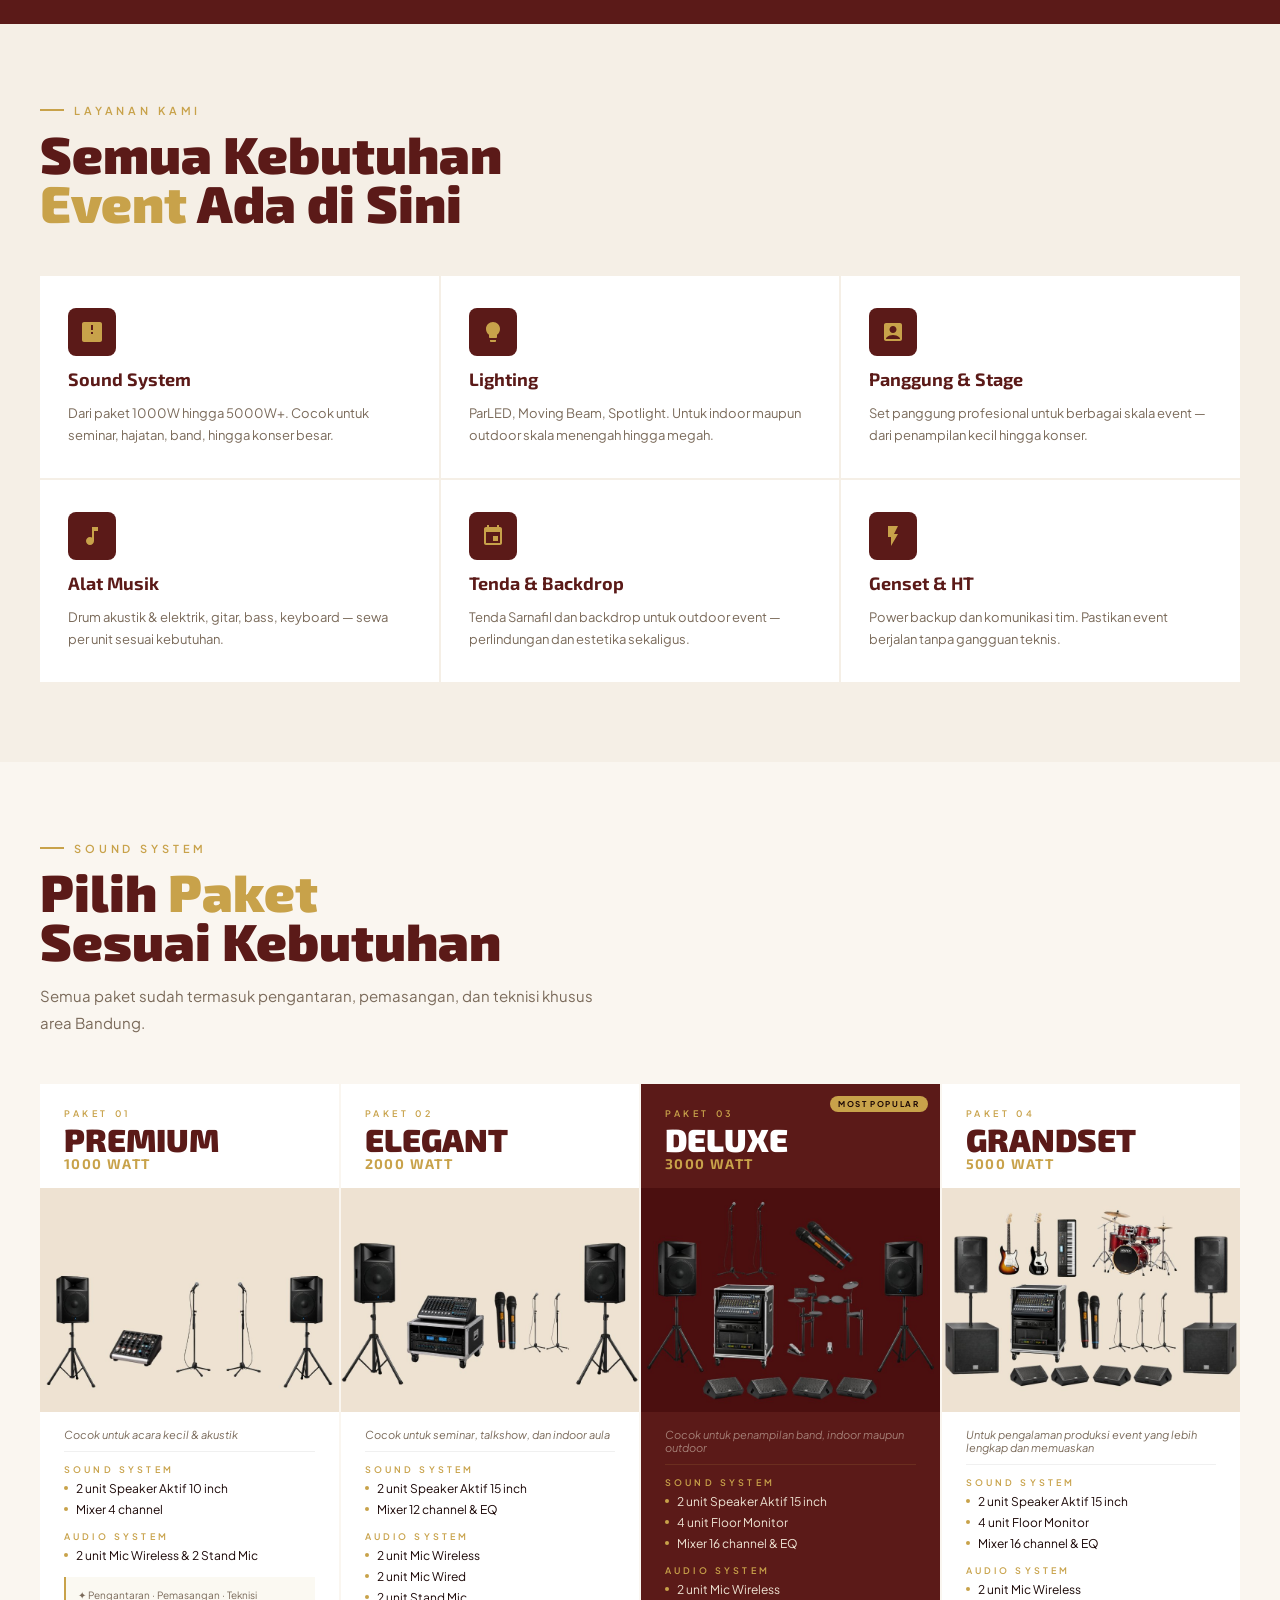
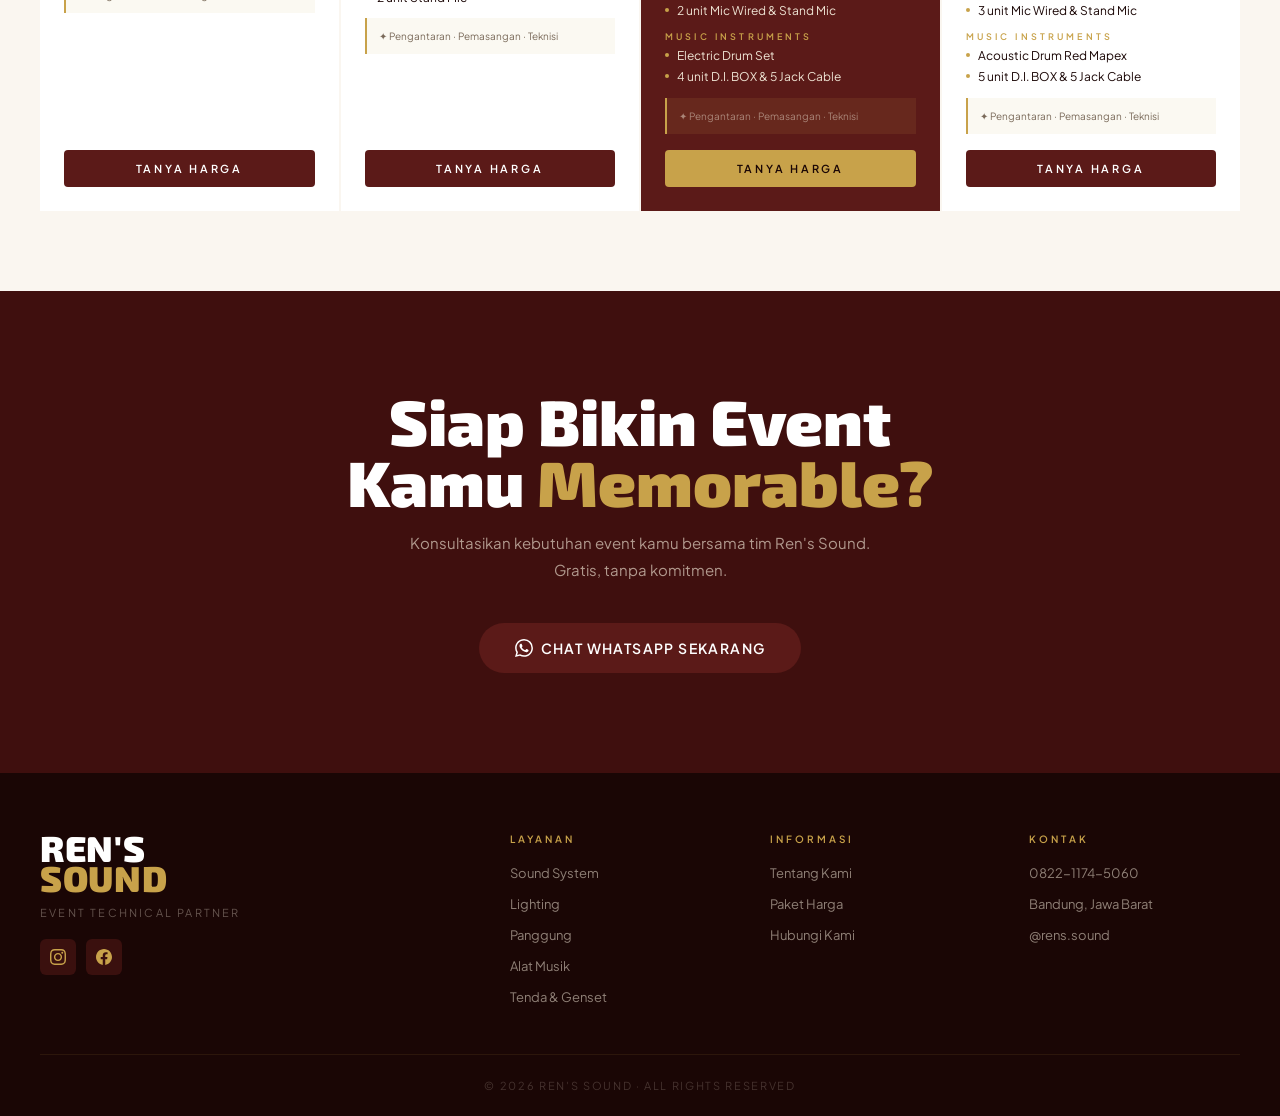
<file: website.html>
<!DOCTYPE html>
<html lang="id">
<head>
  <meta charset="UTF-8"/>
  <meta name="viewport" content="width=device-width, initial-scale=1.0"/>
  <title>Ren's Sound — Event Technical Partner</title>
  <link href="https://fonts.googleapis.com/css2?family=Exo+2:wght@400;600;700;900&family=Plus+Jakarta+Sans:wght@300;400;500;600;700&display=swap" rel="stylesheet"/>
  <style>
    * { margin:0; padding:0; box-sizing:border-box; }

    :root {
      --maroon:   #5B1A18;
      --maroon-d: #3F0F0E;
      --gold:     #C8A24A;
      --gold-l:   #e8c06a;
      --beige:    #F5EFE6;
      --beige-s:  #EEE3D3;
      --cream:    #faf6f0;
      --white:    #ffffff;
      --muted:    #7a6a5a;
    }

    html { scroll-behavior: smooth; }

    body {
      font-family: 'Plus Jakarta Sans', sans-serif;
      font-weight: 400;
      color: #1a0605;
      background: var(--cream);
      overflow-x: hidden;
    }

    /* ── NAVBAR ── */
    nav {
      position: fixed;
      top: 0; left: 0; right: 0;
      z-index: 100;
      background: var(--beige);
      border-bottom: 1px solid rgba(91,26,24,0.1);
      padding: 0 40px;
      height: 72px;
      display: flex;
      align-items: center;
      justify-content: space-between;
    }

    .nav-logo {
      display: flex;
      flex-direction: column;
      line-height: 0.85;
      cursor: pointer;
      text-decoration: none;
    }
    .nav-logo-top {
      font-family: 'Exo 2', sans-serif;
      font-weight: 900;
      font-size: 28px;
      color: var(--maroon);
      letter-spacing: 0.02em;
    }
    .nav-logo-bot {
      font-family: 'Exo 2', sans-serif;
      font-weight: 900;
      font-size: 28px;
      color: var(--gold);
      letter-spacing: 0.02em;
    }

    .nav-links {
      display: flex;
      align-items: center;
      gap: 36px;
      list-style: none;
    }
    .nav-links a {
      text-decoration: none;
      font-size: 13px;
      font-weight: 500;
      letter-spacing: 0.1em;
      text-transform: uppercase;
      color: var(--maroon);
      opacity: 0.7;
      transition: opacity 0.2s;
    }
    .nav-links a:hover { opacity: 1; }

    .nav-cta {
      display: flex;
      align-items: center;
      gap: 8px;
      background: var(--maroon);
      color: var(--white) !important;
      opacity: 1 !important;
      padding: 10px 20px;
      border-radius: 100px;
      font-size: 12px !important;
      font-weight: 600 !important;
      letter-spacing: 0.1em;
      text-transform: uppercase;
      transition: background 0.2s !important;
    }
    .nav-cta:hover { background: var(--maroon-d) !important; }

    .nav-toggle {
      display: none;
      background: none;
      border: none;
      cursor: pointer;
      flex-direction: column;
      gap: 5px;
      padding: 4px;
    }
    .nav-toggle span {
      display: block;
      width: 24px;
      height: 2px;
      background: var(--maroon);
      border-radius: 2px;
      transition: all 0.3s;
    }

    /* ── HERO ── */
    #hero {
      min-height: 100vh;
      padding-top: 72px;
      background-color: var(--beige);
      background-image: repeating-linear-gradient(
        45deg,
        rgba(91,26,24,0.05) 0px,
        rgba(91,26,24,0.05) 1px,
        transparent 1px,
        transparent 12px
      );
      display: flex;
      align-items: center;
      position: relative;
      overflow: hidden;
    }

    .hero-inner {
      max-width: 1200px;
      margin: 0 auto;
      padding: 80px 40px;
      display: grid;
      grid-template-columns: 1fr 1fr;
      gap: 60px;
      align-items: center;
      width: 100%;
    }

    .hero-text { display: flex; flex-direction: column; gap: 24px; }

    .hero-eyebrow {
      font-size: 11px;
      font-weight: 600;
      letter-spacing: 0.35em;
      text-transform: uppercase;
      color: var(--gold);
      display: flex;
      align-items: center;
      gap: 10px;
    }
    .hero-eyebrow::before {
      content: '';
      display: block;
      width: 32px;
      height: 2px;
      background: var(--gold);
    }

    .hero-logo {
      display: flex;
      flex-direction: column;
      line-height: 0.85;
    }
    .hero-logo-top {
      font-family: 'Exo 2', sans-serif;
      font-weight: 900;
      font-size: clamp(56px, 8vw, 96px);
      color: var(--maroon);
      letter-spacing: 0.02em;
    }
    .hero-logo-bot {
      font-family: 'Exo 2', sans-serif;
      font-weight: 900;
      font-size: clamp(56px, 8vw, 96px);
      color: var(--gold);
      letter-spacing: 0.02em;
    }

    .hero-desc {
      font-size: 15px;
      line-height: 1.8;
      color: var(--muted);
      max-width: 480px;
    }

    .hero-services {
      display: flex;
      flex-wrap: wrap;
      gap: 8px;
    }
    .hero-service-tag {
      font-size: 10px;
      font-weight: 600;
      letter-spacing: 0.15em;
      text-transform: uppercase;
      color: var(--maroon);
      background: rgba(91,26,24,0.07);
      border: 1px solid rgba(91,26,24,0.15);
      padding: 5px 12px;
      border-radius: 100px;
    }

    .hero-cta {
      display: flex;
      gap: 12px;
      flex-wrap: wrap;
    }
    .btn-primary {
      display: inline-flex;
      align-items: center;
      gap: 8px;
      background: var(--maroon);
      color: var(--white);
      padding: 14px 28px;
      border-radius: 100px;
      font-size: 13px;
      font-weight: 600;
      letter-spacing: 0.1em;
      text-transform: uppercase;
      text-decoration: none;
      transition: background 0.2s, transform 0.2s;
    }
    .btn-primary:hover { background: var(--maroon-d); transform: translateY(-2px); }
    .btn-secondary {
      display: inline-flex;
      align-items: center;
      gap: 8px;
      background: transparent;
      color: var(--maroon);
      padding: 14px 28px;
      border-radius: 100px;
      border: 1.5px solid var(--maroon);
      font-size: 13px;
      font-weight: 600;
      letter-spacing: 0.1em;
      text-transform: uppercase;
      text-decoration: none;
      transition: all 0.2s;
      opacity: 0.7;
    }
    .btn-secondary:hover { opacity: 1; transform: translateY(-2px); }

    .hero-photo {
      position: relative;
      display: flex;
      justify-content: center;
    }
    .hero-photo img {
      width: 100%;
      max-width: 520px;
      border-radius: 16px;
      object-fit: cover;
      aspect-ratio: 4/3;
      box-shadow: 0 24px 60px rgba(91,26,24,0.2);
    }
    .hero-photo-badge {
      position: absolute;
      bottom: -16px;
      left: -16px;
      background: var(--maroon);
      color: var(--white);
      padding: 16px 20px;
      border-radius: 12px;
      box-shadow: 0 8px 24px rgba(91,26,24,0.3);
    }
    .hero-photo-badge-num {
      font-family: 'Exo 2', sans-serif;
      font-weight: 900;
      font-size: 28px;
      color: var(--gold);
      line-height: 1;
    }
    .hero-photo-badge-txt {
      font-size: 10px;
      font-weight: 500;
      letter-spacing: 0.15em;
      text-transform: uppercase;
      opacity: 0.7;
      margin-top: 2px;
    }

    /* ── SECTION COMMONS ── */
    section { padding: 80px 40px; }
    .section-inner { max-width: 1200px; margin: 0 auto; }
    .section-eyebrow {
      font-size: 11px;
      font-weight: 600;
      letter-spacing: 0.35em;
      text-transform: uppercase;
      color: var(--gold);
      display: flex;
      align-items: center;
      gap: 10px;
      margin-bottom: 12px;
    }
    .section-eyebrow::before {
      content: '';
      display: block;
      width: 24px;
      height: 2px;
      background: var(--gold);
    }
    .section-title {
      font-family: 'Exo 2', sans-serif;
      font-weight: 900;
      font-size: clamp(32px, 5vw, 52px);
      line-height: 0.95;
      color: var(--maroon);
      margin-bottom: 16px;
    }
    .section-title span { color: var(--gold); }
    .section-desc {
      font-size: 15px;
      line-height: 1.8;
      color: var(--muted);
      max-width: 560px;
    }

    /* ── TENTANG ── */
    #tentang { background: var(--maroon); }
    #tentang .section-eyebrow { color: var(--gold); }
    #tentang .section-eyebrow::before { background: var(--gold); }
    #tentang .section-title { color: var(--white); }
    #tentang .section-title span { color: var(--gold); }
    #tentang .section-desc { color: rgba(238,227,211,0.75); }

    .tentang-grid {
      display: grid;
      grid-template-columns: 1fr 1fr;
      gap: 80px;
      align-items: center;
      margin-top: 48px;
    }
    .tentang-quote {
      font-family: 'Exo 2', sans-serif;
      font-weight: 700;
      font-size: clamp(20px, 3vw, 28px);
      line-height: 1.4;
      color: var(--gold-l);
      border-left: 3px solid var(--gold);
      padding-left: 24px;
      margin-bottom: 32px;
    }
    .tentang-stats {
      display: grid;
      grid-template-columns: repeat(3, 1fr);
      gap: 16px;
      margin-top: 40px;
    }
    .stat {
      text-align: center;
      padding: 20px 12px;
      border: 1px solid rgba(200,162,74,0.2);
      border-radius: 8px;
    }
    .stat-num {
      font-family: 'Exo 2', sans-serif;
      font-weight: 900;
      font-size: 32px;
      color: var(--gold);
      display: block;
    }
    .stat-lbl {
      font-size: 10px;
      letter-spacing: 0.2em;
      text-transform: uppercase;
      color: rgba(238,227,211,0.5);
      margin-top: 4px;
      display: block;
    }

    /* ── LAYANAN ── */
    #layanan { background: var(--beige); }
    .layanan-grid {
      display: grid;
      grid-template-columns: repeat(3, 1fr);
      gap: 2px;
      margin-top: 48px;
    }
    .layanan-card {
      background: var(--white);
      padding: 32px 28px;
      display: flex;
      flex-direction: column;
      gap: 12px;
      transition: transform 0.3s;
    }
    .layanan-card:hover { transform: translateY(-4px); }
    .layanan-icon {
      width: 48px;
      height: 48px;
      background: var(--maroon);
      border-radius: 8px;
      display: flex;
      align-items: center;
      justify-content: center;
    }
    .layanan-icon svg { width: 24px; height: 24px; fill: var(--gold); }
    .layanan-name {
      font-family: 'Exo 2', sans-serif;
      font-weight: 700;
      font-size: 18px;
      color: var(--maroon);
    }
    .layanan-desc {
      font-size: 13px;
      line-height: 1.7;
      color: var(--muted);
    }

    /* ── PAKET ── */
    #paket { background: var(--cream); }
    .paket-grid {
      display: grid;
      grid-template-columns: repeat(4, 1fr);
      gap: 2px;
      margin-top: 48px;
    }
    .paket-card {
      background: var(--white);
      display: flex;
      flex-direction: column;
      transition: transform 0.3s;
    }
    .paket-card:hover { transform: translateY(-4px); box-shadow: 0 20px 40px rgba(91,26,24,0.12); }
    .paket-card.featured { background: var(--maroon); }
    .paket-header { padding: 24px 24px 16px; }
    .paket-tier {
      font-size: 9px;
      font-weight: 600;
      letter-spacing: 0.4em;
      text-transform: uppercase;
      color: var(--gold);
      margin-bottom: 6px;
    }
    .paket-name {
      font-family: 'Exo 2', sans-serif;
      font-weight: 900;
      font-size: 32px;
      color: var(--maroon);
      line-height: 0.9;
    }
    .paket-card.featured .paket-name { color: var(--white); }
    .paket-watt {
      font-family: 'Exo 2', sans-serif;
      font-weight: 700;
      font-size: 14px;
      color: var(--gold);
      letter-spacing: 0.1em;
      margin-top: 2px;
    }
    .paket-img {
      width: 100%;
      aspect-ratio: 4/3;
      object-fit: contain;
      background: var(--beige-s);
    }
    .paket-card.featured .paket-img { background: rgba(0,0,0,0.15); }
    .paket-body { padding: 16px 24px; flex: 1; }
    .paket-note {
      font-size: 11px;
      font-style: italic;
      color: var(--muted);
      margin-bottom: 12px;
      padding-bottom: 10px;
      border-bottom: 1px solid rgba(0,0,0,0.06);
    }
    .paket-card.featured .paket-note { color: rgba(238,227,211,0.5); border-color: rgba(200,162,74,0.15); }
    .spec-group { margin-bottom: 12px; }
    .spec-label {
      font-size: 9px;
      font-weight: 600;
      letter-spacing: 0.35em;
      text-transform: uppercase;
      color: var(--gold);
      margin-bottom: 6px;
      display: block;
    }
    .spec-item {
      display: flex;
      align-items: flex-start;
      gap: 8px;
      font-size: 12px;
      color: #1a0605;
      margin-bottom: 4px;
      line-height: 1.4;
    }
    .paket-card.featured .spec-item { color: var(--beige-s); }
    .spec-dot {
      width: 4px; height: 4px;
      border-radius: 50%;
      background: var(--gold);
      flex-shrink: 0;
      margin-top: 5px;
    }
    .paket-includes {
      font-size: 10px;
      color: var(--muted);
      padding: 10px 12px;
      background: rgba(200,162,74,0.07);
      border-left: 2px solid var(--gold);
      margin-top: 8px;
      line-height: 1.6;
    }
    .paket-card.featured .paket-includes { background: rgba(200,162,74,0.1); color: rgba(238,227,211,0.5); }
    .paket-cta {
      margin: 0 24px 24px;
      display: block;
      padding: 12px;
      background: var(--maroon);
      color: var(--white);
      text-align: center;
      text-decoration: none;
      font-size: 11px;
      font-weight: 600;
      letter-spacing: 0.25em;
      text-transform: uppercase;
      border-radius: 4px;
      transition: background 0.2s;
    }
    .paket-cta:hover { background: var(--maroon-d); }
    .paket-card.featured .paket-cta { background: var(--gold); color: #1a0605; }
    .paket-card.featured .paket-cta:hover { background: var(--gold-l); }
    .badge-popular {
      position: absolute;
      top: 12px; right: 12px;
      background: var(--gold);
      color: #1a0605;
      font-size: 8px;
      font-weight: 700;
      letter-spacing: 0.2em;
      text-transform: uppercase;
      padding: 3px 8px;
      border-radius: 100px;
    }
    .paket-card { position: relative; }

    /* ── CTA SECTION ── */
    #cta {
      background: var(--maroon-d);
      text-align: center;
      padding: 100px 40px;
    }
    .cta-title {
      font-family: 'Exo 2', sans-serif;
      font-weight: 900;
      font-size: clamp(36px, 6vw, 64px);
      line-height: 0.95;
      color: var(--white);
      margin-bottom: 16px;
    }
    .cta-title span { color: var(--gold); }
    .cta-desc {
      font-size: 15px;
      color: rgba(238,227,211,0.65);
      margin-bottom: 40px;
      max-width: 480px;
      margin-left: auto;
      margin-right: auto;
      line-height: 1.8;
    }

    /* ── FOOTER ── */
    footer {
      background: #1a0605;
      padding: 60px 40px 24px;
    }
    .footer-inner {
      max-width: 1200px;
      margin: 0 auto;
    }
    .footer-top {
      display: grid;
      grid-template-columns: 2fr 1fr 1fr 1fr;
      gap: 48px;
      padding-bottom: 48px;
      border-bottom: 1px solid rgba(200,162,74,0.1);
      margin-bottom: 24px;
    }
    .footer-logo-top {
      font-family: 'Exo 2', sans-serif;
      font-weight: 900;
      font-size: 36px;
      color: var(--white);
      line-height: 0.85;
      letter-spacing: 0.02em;
    }
    .footer-logo-bot {
      font-family: 'Exo 2', sans-serif;
      font-weight: 900;
      font-size: 36px;
      color: var(--gold);
      line-height: 0.85;
      letter-spacing: 0.02em;
    }
    .footer-tagline {
      font-size: 11px;
      letter-spacing: 0.2em;
      text-transform: uppercase;
      color: rgba(238,227,211,0.35);
      margin-top: 12px;
    }
    .footer-col-title {
      font-size: 10px;
      font-weight: 600;
      letter-spacing: 0.3em;
      text-transform: uppercase;
      color: var(--gold);
      margin-bottom: 16px;
    }
    .footer-col ul { list-style: none; display: flex; flex-direction: column; gap: 10px; }
    .footer-col ul li a {
      text-decoration: none;
      font-size: 13px;
      color: rgba(238,227,211,0.55);
      transition: color 0.2s;
    }
    .footer-col ul li a:hover { color: var(--gold); }
    .footer-social { display: flex; gap: 10px; margin-top: 8px; }
    .footer-social a {
      width: 36px; height: 36px;
      background: rgba(91,26,24,0.5);
      border-radius: 6px;
      display: flex;
      align-items: center;
      justify-content: center;
      transition: background 0.2s;
    }
    .footer-social a:hover { background: var(--gold); }
    .footer-social svg { width: 16px; height: 16px; fill: var(--gold); }
    .footer-social a:hover svg { fill: #1a0605; }
    .footer-copy {
      text-align: center;
      font-size: 11px;
      letter-spacing: 0.15em;
      color: rgba(238,227,211,0.2);
      text-transform: uppercase;
    }

    /* ── WA FLOATING ── */
    .wa-float {
      position: fixed;
      bottom: 24px;
      right: 24px;
      z-index: 99;
      width: 56px;
      height: 56px;
      background: #25D366;
      border-radius: 50%;
      display: flex;
      align-items: center;
      justify-content: center;
      box-shadow: 0 8px 24px rgba(0,0,0,0.2);
      text-decoration: none;
      transition: transform 0.2s;
    }
    .wa-float:hover { transform: scale(1.1); }
    .wa-float svg { width: 28px; height: 28px; fill: white; }

    /* ── MOBILE ── */
    @media (max-width: 768px) {
      nav { padding: 0 20px; }
      .nav-links { display: none; }
      .nav-toggle { display: flex; }
      .nav-links.open {
        display: flex;
        flex-direction: column;
        position: absolute;
        top: 72px; left: 0; right: 0;
        background: var(--beige);
        padding: 20px;
        border-bottom: 1px solid rgba(91,26,24,0.1);
        gap: 16px;
      }
      .hero-inner { grid-template-columns: 1fr; gap: 40px; padding: 40px 20px; }
      .hero-photo { order: -1; }
      .hero-photo img { max-width: 100%; }
      .tentang-grid { grid-template-columns: 1fr; gap: 40px; }
      .layanan-grid { grid-template-columns: 1fr; }
      .paket-grid { grid-template-columns: 1fr; }
      .footer-top { grid-template-columns: 1fr 1fr; gap: 32px; }
      section { padding: 60px 20px; }
    }
  </style>
</head>
<body>

<!-- NAVBAR -->
<nav id="navbar">
  <a href="#hero" class="nav-logo">
    <span class="nav-logo-top">REN'S</span>
    <span class="nav-logo-bot">SOUND</span>
  </a>
  <ul class="nav-links" id="navLinks">
    <li><a href="#tentang">Tentang</a></li>
    <li><a href="#layanan">Layanan</a></li>
    <li><a href="#paket">Paket</a></li>
    <li><a href="https://wa.me/6282211745060" class="nav-cta">
      <svg width="14" height="14" viewBox="0 0 24 24" fill="currentColor"><path d="M17.472 14.382c-.297-.149-1.758-.867-2.03-.967-.273-.099-.471-.148-.67.15-.197.297-.767.966-.94 1.164-.173.199-.347.223-.644.075-.297-.15-1.255-.463-2.39-1.475-.883-.788-1.48-1.761-1.653-2.059-.173-.297-.018-.458.13-.606.134-.133.298-.347.446-.52.149-.174.198-.298.298-.497.099-.198.05-.371-.025-.52-.075-.149-.669-1.612-.916-2.207-.242-.579-.487-.5-.669-.51-.173-.008-.371-.01-.57-.01-.198 0-.52.074-.792.372-.272.297-1.04 1.016-1.04 2.479 0 1.462 1.065 2.875 1.213 3.074.149.198 2.096 3.2 5.077 4.487.709.306 1.262.489 1.694.625.712.227 1.36.195 1.871.118.571-.085 1.758-.719 2.006-1.413.248-.694.248-1.289.173-1.413-.074-.124-.272-.198-.57-.347m-5.421 7.403h-.004a9.87 9.87 0 01-5.031-1.378l-.361-.214-3.741.982.998-3.648-.235-.374a9.86 9.86 0 01-1.51-5.26c.001-5.45 4.436-9.884 9.888-9.884 2.64 0 5.122 1.03 6.988 2.898a9.825 9.825 0 012.893 6.994c-.003 5.45-4.437 9.884-9.885 9.884m8.413-18.297A11.815 11.815 0 0012.05 0C5.495 0 .16 5.335.157 11.892c0 2.096.547 4.142 1.588 5.945L.057 24l6.305-1.654a11.882 11.882 0 005.683 1.448h.005c6.554 0 11.89-5.335 11.893-11.893a11.821 11.821 0 00-3.48-8.413Z"/></svg>
      Hubungi Kami
    </a></li>
  </ul>
  <button class="nav-toggle" id="navToggle" onclick="document.getElementById('navLinks').classList.toggle('open')">
    <span></span><span></span><span></span>
  </button>
</nav>

<!-- HERO -->
<section id="hero">
  <div class="hero-inner">
    <div class="hero-text">
      <div class="hero-eyebrow">Bandung, Jawa Barat</div>
      <div class="hero-logo">
        <span class="hero-logo-top">REN'S</span>
        <span class="hero-logo-bot">SOUND</span>
      </div>
      <p class="hero-desc">Solusi teknis lengkap untuk setiap acara Anda — Sound System, Lighting, Panggung, Alat Musik, Tenda, dan Genset. Profesional, terpercaya, siap untuk semua skala event.</p>
      <div class="hero-services">
        <span class="hero-service-tag">Sound System</span>
        <span class="hero-service-tag">Lighting</span>
        <span class="hero-service-tag">Panggung</span>
        <span class="hero-service-tag">Alat Musik</span>
        <span class="hero-service-tag">HT</span>
        <span class="hero-service-tag">Tenda Sarnafil</span>
        <span class="hero-service-tag">Genset</span>
      </div>
      <div class="hero-cta">
        <a href="https://wa.me/6282211745060" class="btn-primary">
          <svg width="16" height="16" viewBox="0 0 24 24" fill="currentColor"><path d="M17.472 14.382c-.297-.149-1.758-.867-2.03-.967-.273-.099-.471-.148-.67.15-.197.297-.767.966-.94 1.164-.173.199-.347.223-.644.075-.297-.15-1.255-.463-2.39-1.475-.883-.788-1.48-1.761-1.653-2.059-.173-.297-.018-.458.13-.606.134-.133.298-.347.446-.52.149-.174.198-.298.298-.497.099-.198.05-.371-.025-.52-.075-.149-.669-1.612-.916-2.207-.242-.579-.487-.5-.669-.51-.173-.008-.371-.01-.57-.01-.198 0-.52.074-.792.372-.272.297-1.04 1.016-1.04 2.479 0 1.462 1.065 2.875 1.213 3.074.149.198 2.096 3.2 5.077 4.487.709.306 1.262.489 1.694.625.712.227 1.36.195 1.871.118.571-.085 1.758-.719 2.006-1.413.248-.694.248-1.289.173-1.413-.074-.124-.272-.198-.57-.347m-5.421 7.403h-.004a9.87 9.87 0 01-5.031-1.378l-.361-.214-3.741.982.998-3.648-.235-.374a9.86 9.86 0 01-1.51-5.26c.001-5.45 4.436-9.884 9.888-9.884 2.64 0 5.122 1.03 6.988 2.898a9.825 9.825 0 012.893 6.994c-.003 5.45-4.437 9.884-9.885 9.884m8.413-18.297A11.815 11.815 0 0012.05 0C5.495 0 .16 5.335.157 11.892c0 2.096.547 4.142 1.588 5.945L.057 24l6.305-1.654a11.882 11.882 0 005.683 1.448h.005c6.554 0 11.89-5.335 11.893-11.893a11.821 11.821 0 00-3.48-8.413Z"/></svg>
          Booking Sekarang
        </a>
        <a href="#paket" class="btn-secondary">Lihat Paket</a>
      </div>
    </div>
    <div class="hero-photo">
      <img src="[data-uri]" alt="Ren's Sound Event"/>
      <div class="hero-photo-badge">
        <div class="hero-photo-badge-num">50+</div>
        <div class="hero-photo-badge-txt">Events Handled</div>
      </div>
    </div>
  </div>
</section>

<!-- TENTANG -->
<section id="tentang">
  <div class="section-inner">
    <div class="section-eyebrow">Tentang Kami</div>
    <h2 class="section-title">Event Technical<br/><span>Partner</span> Anda</h2>
    <p class="section-desc">Ren's Sound hadir sejak 15 Desember 2023 sebagai solusi teknis terpercaya untuk semua skala event di Bandung dan sekitarnya.</p>
    <div class="tentang-grid">
      <div>
        <div class="tentang-quote">"We believe that every event can feel more special with the right touch."</div>
        <p style="font-size:14px;line-height:1.8;color:rgba(238,227,211,0.7);">Ren's Sound adalah jasa persewaan kebutuhan acara mulai dari Sound System, Lighting, Panggung, Alat Musik, Handy Talkie (HT), Tenda Sarnafil, Backdrop, Genset dan berbagai kebutuhan teknis lainnya, khusus untuk area Bandung dan sekitarnya.</p>
        <div class="tentang-stats">
          <div class="stat"><span class="stat-num">2023</span><span class="stat-lbl">Berdiri</span></div>
          <div class="stat"><span class="stat-num">50+</span><span class="stat-lbl">Events Handled</span></div>
          <div class="stat"><span class="stat-num">BDG</span><span class="stat-lbl">Area</span></div>
        </div>
      </div>
      <div style="display:flex;flex-direction:column;gap:16px;">
        <p style="font-size:14px;line-height:1.8;color:rgba(238,227,211,0.7);">Mulai dari acara kecil hingga produksi berskala besar, kami bangga menjadi mitra terpercaya yang membantu mewujudkan kesempurnaan acara Anda melalui peralatan berkualitas tinggi dan pelayanan terbaik.</p>
        <a href="https://wa.me/6282211745060" class="btn-primary" style="align-self:flex-start;margin-top:8px;">Konsultasi Gratis</a>
      </div>
    </div>
  </div>
</section>

<!-- LAYANAN -->
<section id="layanan">
  <div class="section-inner">
    <div class="section-eyebrow">Layanan Kami</div>
    <h2 class="section-title">Semua Kebutuhan<br/><span>Event</span> Ada di Sini</h2>
    <div class="layanan-grid">
      <div class="layanan-card">
        <div class="layanan-icon"><svg viewBox="0 0 24 24"><path d="M20 2H4c-1.1 0-2 .9-2 2v16c0 1.1.9 2 2 2h16c1.1 0 2-.9 2-2V4c0-1.1-.9-2-2-2zm-9 3h2v5h-2V5zm0 7h2v2h-2v-2z"/></svg></div>
        <div class="layanan-name">Sound System</div>
        <div class="layanan-desc">Dari paket 1000W hingga 5000W+. Cocok untuk seminar, hajatan, band, hingga konser besar.</div>
      </div>
      <div class="layanan-card">
        <div class="layanan-icon"><svg viewBox="0 0 24 24"><path d="M9 21c0 .55.45 1 1 1h4c.55 0 1-.45 1-1v-1H9v1zm3-19C8.14 2 5 5.14 5 9c0 2.38 1.19 4.47 3 5.74V17c0 .55.45 1 1 1h6c.55 0 1-.45 1-1v-2.26c1.81-1.27 3-3.36 3-5.74 0-3.86-3.14-7-7-7z"/></svg></div>
        <div class="layanan-name">Lighting</div>
        <div class="layanan-desc">ParLED, Moving Beam, Spotlight. Untuk indoor maupun outdoor skala menengah hingga megah.</div>
      </div>
      <div class="layanan-card">
        <div class="layanan-icon"><svg viewBox="0 0 24 24"><path d="M19 3H5c-1.1 0-2 .9-2 2v14c0 1.1.9 2 2 2h14c1.1 0 2-.9 2-2V5c0-1.1-.9-2-2-2zm-7 3c1.93 0 3.5 1.57 3.5 3.5S13.93 13 12 13s-3.5-1.57-3.5-3.5S10.07 6 12 6zm7 13H5v-.23c0-.62.28-1.2.76-1.58C7.47 15.82 9.64 15 12 15s4.53.82 6.24 2.19c.48.38.76.97.76 1.58V19z"/></svg></div>
        <div class="layanan-name">Panggung & Stage</div>
        <div class="layanan-desc">Set panggung profesional untuk berbagai skala event — dari penampilan kecil hingga konser.</div>
      </div>
      <div class="layanan-card">
        <div class="layanan-icon"><svg viewBox="0 0 24 24"><path d="M12 3v10.55c-.59-.34-1.27-.55-2-.55-2.21 0-4 1.79-4 4s1.79 4 4 4 4-1.79 4-4V7h4V3h-6z"/></svg></div>
        <div class="layanan-name">Alat Musik</div>
        <div class="layanan-desc">Drum akustik & elektrik, gitar, bass, keyboard — sewa per unit sesuai kebutuhan.</div>
      </div>
      <div class="layanan-card">
        <div class="layanan-icon"><svg viewBox="0 0 24 24"><path d="M17 12h-5v5h5v-5zM16 1v2H8V1H6v2H5c-1.11 0-1.99.9-1.99 2L3 19c0 1.1.89 2 2 2h14c1.1 0 2-.9 2-2V5c0-1.1-.9-2-2-2h-1V1h-2zm3 18H5V8h14v11z"/></svg></div>
        <div class="layanan-name">Tenda & Backdrop</div>
        <div class="layanan-desc">Tenda Sarnafil dan backdrop untuk outdoor event — perlindungan dan estetika sekaligus.</div>
      </div>
      <div class="layanan-card">
        <div class="layanan-icon"><svg viewBox="0 0 24 24"><path d="M7 2v11h3v9l7-12h-4l4-8z"/></svg></div>
        <div class="layanan-name">Genset & HT</div>
        <div class="layanan-desc">Power backup dan komunikasi tim. Pastikan event berjalan tanpa gangguan teknis.</div>
      </div>
    </div>
  </div>
</section>

<!-- PAKET -->
<section id="paket">
  <div class="section-inner">
    <div class="section-eyebrow">Sound System</div>
    <h2 class="section-title">Pilih <span>Paket</span><br/>Sesuai Kebutuhan</h2>
    <p class="section-desc">Semua paket sudah termasuk pengantaran, pemasangan, dan teknisi khusus area Bandung.</p>
    <div class="paket-grid" style="margin-top:48px;">

      <div class="paket-card">
        <div class="paket-header">
          <div class="paket-tier">Paket 01</div>
          <div class="paket-name">PREMIUM</div>
          <div class="paket-watt">1000 WATT</div>
        </div>
        <img class="paket-img" src="[data-uri]" alt="Premium 1000W"/>
        <div class="paket-body">
          <p class="paket-note">Cocok untuk acara kecil &amp; akustik</p>
          <div class="spec-group">
            <span class="spec-label">Sound System</span>
            <div class="spec-item"><span class="spec-dot"></span>2 unit Speaker Aktif 10 inch</div>
            <div class="spec-item"><span class="spec-dot"></span>Mixer 4 channel</div>
          </div>
          <div class="spec-group">
            <span class="spec-label">Audio System</span>
            <div class="spec-item"><span class="spec-dot"></span>2 unit Mic Wireless &amp; 2 Stand Mic</div>
          </div>
          <div class="paket-includes">✦ Pengantaran · Pemasangan · Teknisi</div>
        </div>
        <a href="https://wa.me/6282211745060" class="paket-cta">Tanya Harga</a>
      </div>

      <div class="paket-card">
        <div class="paket-header">
          <div class="paket-tier">Paket 02</div>
          <div class="paket-name">ELEGANT</div>
          <div class="paket-watt">2000 WATT</div>
        </div>
        <img class="paket-img" src="[data-uri]" alt="Elegant 2000W"/>
        <div class="paket-body">
          <p class="paket-note">Cocok untuk seminar, talkshow, dan indoor aula</p>
          <div class="spec-group">
            <span class="spec-label">Sound System</span>
            <div class="spec-item"><span class="spec-dot"></span>2 unit Speaker Aktif 15 inch</div>
            <div class="spec-item"><span class="spec-dot"></span>Mixer 12 channel &amp; EQ</div>
          </div>
          <div class="spec-group">
            <span class="spec-label">Audio System</span>
            <div class="spec-item"><span class="spec-dot"></span>2 unit Mic Wireless</div>
            <div class="spec-item"><span class="spec-dot"></span>2 unit Mic Wired</div>
            <div class="spec-item"><span class="spec-dot"></span>2 unit Stand Mic</div>
          </div>
          <div class="paket-includes">✦ Pengantaran · Pemasangan · Teknisi</div>
        </div>
        <a href="https://wa.me/6282211745060" class="paket-cta">Tanya Harga</a>
      </div>

      <div class="paket-card featured">
        <div class="badge-popular">Most Popular</div>
        <div class="paket-header">
          <div class="paket-tier">Paket 03</div>
          <div class="paket-name">DELUXE</div>
          <div class="paket-watt">3000 WATT</div>
        </div>
        <img class="paket-img" src="[data-uri]" alt="Deluxe 3000W"/>
        <div class="paket-body">
          <p class="paket-note">Cocok untuk penampilan band, indoor maupun outdoor</p>
          <div class="spec-group">
            <span class="spec-label">Sound System</span>
            <div class="spec-item"><span class="spec-dot"></span>2 unit Speaker Aktif 15 inch</div>
            <div class="spec-item"><span class="spec-dot"></span>4 unit Floor Monitor</div>
            <div class="spec-item"><span class="spec-dot"></span>Mixer 16 channel &amp; EQ</div>
          </div>
          <div class="spec-group">
            <span class="spec-label">Audio System</span>
            <div class="spec-item"><span class="spec-dot"></span>2 unit Mic Wireless</div>
            <div class="spec-item"><span class="spec-dot"></span>2 unit Mic Wired &amp; Stand Mic</div>
          </div>
          <div class="spec-group">
            <span class="spec-label">Music Instruments</span>
            <div class="spec-item"><span class="spec-dot"></span>Electric Drum Set</div>
            <div class="spec-item"><span class="spec-dot"></span>4 unit D.I. BOX &amp; 5 Jack Cable</div>
          </div>
          <div class="paket-includes">✦ Pengantaran · Pemasangan · Teknisi</div>
        </div>
        <a href="https://wa.me/6282211745060" class="paket-cta">Tanya Harga</a>
      </div>

      <div class="paket-card">
        <div class="paket-header">
          <div class="paket-tier">Paket 04</div>
          <div class="paket-name">GRANDSET</div>
          <div class="paket-watt">5000 WATT</div>
        </div>
        <img class="paket-img" src="[data-uri]" alt="Grandset 5000W"/>
        <div class="paket-body">
          <p class="paket-note">Untuk pengalaman produksi event yang lebih lengkap dan memuaskan</p>
          <div class="spec-group">
            <span class="spec-label">Sound System</span>
            <div class="spec-item"><span class="spec-dot"></span>2 unit Speaker Aktif 15 inch</div>
            <div class="spec-item"><span class="spec-dot"></span>4 unit Floor Monitor</div>
            <div class="spec-item"><span class="spec-dot"></span>Mixer 16 channel &amp; EQ</div>
          </div>
          <div class="spec-group">
            <span class="spec-label">Audio System</span>
            <div class="spec-item"><span class="spec-dot"></span>2 unit Mic Wireless</div>
            <div class="spec-item"><span class="spec-dot"></span>3 unit Mic Wired &amp; Stand Mic</div>
          </div>
          <div class="spec-group">
            <span class="spec-label">Music Instruments</span>
            <div class="spec-item"><span class="spec-dot"></span>Acoustic Drum Red Mapex</div>
            <div class="spec-item"><span class="spec-dot"></span>5 unit D.I. BOX &amp; 5 Jack Cable</div>
          </div>
          <div class="paket-includes">✦ Pengantaran · Pemasangan · Teknisi</div>
        </div>
        <a href="https://wa.me/6282211745060" class="paket-cta">Tanya Harga</a>
      </div>

    </div>
  </div>
</section>

<!-- CTA -->
<section id="cta">
  <div class="cta-title">Siap Bikin Event<br/>Kamu <span>Memorable?</span></div>
  <p class="cta-desc">Konsultasikan kebutuhan event kamu bersama tim Ren's Sound. Gratis, tanpa komitmen.</p>
  <a href="https://wa.me/6282211745060" class="btn-primary" style="font-size:14px;padding:16px 36px;">
    <svg width="18" height="18" viewBox="0 0 24 24" fill="currentColor"><path d="M17.472 14.382c-.297-.149-1.758-.867-2.03-.967-.273-.099-.471-.148-.67.15-.197.297-.767.966-.94 1.164-.173.199-.347.223-.644.075-.297-.15-1.255-.463-2.39-1.475-.883-.788-1.48-1.761-1.653-2.059-.173-.297-.018-.458.13-.606.134-.133.298-.347.446-.52.149-.174.198-.298.298-.497.099-.198.05-.371-.025-.52-.075-.149-.669-1.612-.916-2.207-.242-.579-.487-.5-.669-.51-.173-.008-.371-.01-.57-.01-.198 0-.52.074-.792.372-.272.297-1.04 1.016-1.04 2.479 0 1.462 1.065 2.875 1.213 3.074.149.198 2.096 3.2 5.077 4.487.709.306 1.262.489 1.694.625.712.227 1.36.195 1.871.118.571-.085 1.758-.719 2.006-1.413.248-.694.248-1.289.173-1.413-.074-.124-.272-.198-.57-.347m-5.421 7.403h-.004a9.87 9.87 0 01-5.031-1.378l-.361-.214-3.741.982.998-3.648-.235-.374a9.86 9.86 0 01-1.51-5.26c.001-5.45 4.436-9.884 9.888-9.884 2.64 0 5.122 1.03 6.988 2.898a9.825 9.825 0 012.893 6.994c-.003 5.45-4.437 9.884-9.885 9.884m8.413-18.297A11.815 11.815 0 0012.05 0C5.495 0 .16 5.335.157 11.892c0 2.096.547 4.142 1.588 5.945L.057 24l6.305-1.654a11.882 11.882 0 005.683 1.448h.005c6.554 0 11.89-5.335 11.893-11.893a11.821 11.821 0 00-3.48-8.413Z"/></svg>
    Chat WhatsApp Sekarang
  </a>
</section>

<!-- FOOTER -->
<footer>
  <div class="footer-inner">
    <div class="footer-top">
      <div>
        <div class="footer-logo-top">REN'S</div>
        <div class="footer-logo-bot">SOUND</div>
        <div class="footer-tagline">Event Technical Partner</div>
        <div class="footer-social" style="margin-top:20px;">
          <a href="https://www.instagram.com/rens.sound/" target="_blank">
            <svg viewBox="0 0 24 24"><path d="M12 2.163c3.204 0 3.584.012 4.85.07 3.252.148 4.771 1.691 4.919 4.919.058 1.265.069 1.645.069 4.849 0 3.205-.012 3.584-.069 4.849-.149 3.225-1.664 4.771-4.919 4.919-1.266.058-1.644.07-4.85.07-3.204 0-3.584-.012-4.849-.07-3.26-.149-4.771-1.699-4.919-4.92-.058-1.265-.07-1.644-.07-4.849 0-3.204.013-3.583.07-4.849.149-3.227 1.664-4.771 4.919-4.919 1.266-.057 1.645-.069 4.849-.069zm0-2.163c-3.259 0-3.667.014-4.947.072-4.358.2-6.78 2.618-6.98 6.98-.059 1.281-.073 1.689-.073 4.948 0 3.259.014 3.668.072 4.948.2 4.358 2.618 6.78 6.98 6.98 1.281.058 1.689.072 4.948.072 3.259 0 3.668-.014 4.948-.072 4.354-.2 6.782-2.618 6.979-6.98.059-1.28.073-1.689.073-4.948 0-3.259-.014-3.667-.072-4.947-.196-4.354-2.617-6.78-6.979-6.98-1.281-.059-1.69-.073-4.949-.073zm0 5.838c-3.403 0-6.162 2.759-6.162 6.162s2.759 6.163 6.162 6.163 6.162-2.759 6.162-6.163c0-3.403-2.759-6.162-6.162-6.162zm0 10.162c-2.209 0-4-1.79-4-4 0-2.209 1.791-4 4-4s4 1.791 4 4c0 2.21-1.791 4-4 4zm6.406-11.845c-.796 0-1.441.645-1.441 1.44s.645 1.44 1.441 1.44c.795 0 1.439-.645 1.439-1.44s-.644-1.44-1.439-1.44z"/></svg>
          </a>
          <a href="https://www.facebook.com/people/Rens-Sound/61558311572030/" target="_blank">
            <svg viewBox="0 0 24 24"><path d="M24 12.073c0-6.627-5.373-12-12-12s-12 5.373-12 12c0 5.99 4.388 10.954 10.125 11.854v-8.385H7.078v-3.47h3.047V9.43c0-3.007 1.792-4.669 4.533-4.669 1.312 0 2.686.235 2.686.235v2.953H15.83c-1.491 0-1.956.925-1.956 1.874v2.25h3.328l-.532 3.47h-2.796v8.385C19.612 23.027 24 18.062 24 12.073z"/></svg>
          </a>
        </div>
      </div>
      <div class="footer-col">
        <div class="footer-col-title">Layanan</div>
        <ul>
          <li><a href="#paket">Sound System</a></li>
          <li><a href="#layanan">Lighting</a></li>
          <li><a href="#layanan">Panggung</a></li>
          <li><a href="#layanan">Alat Musik</a></li>
          <li><a href="#layanan">Tenda &amp; Genset</a></li>
        </ul>
      </div>
      <div class="footer-col">
        <div class="footer-col-title">Informasi</div>
        <ul>
          <li><a href="#tentang">Tentang Kami</a></li>
          <li><a href="#paket">Paket Harga</a></li>
          <li><a href="https://wa.me/6282211745060">Hubungi Kami</a></li>
        </ul>
      </div>
      <div class="footer-col">
        <div class="footer-col-title">Kontak</div>
        <ul>
          <li><a href="https://wa.me/6282211745060">0822-1174-5060</a></li>
          <li><a href="#">Bandung, Jawa Barat</a></li>
          <li><a href="https://www.instagram.com/rens.sound/">@rens.sound</a></li>
        </ul>
      </div>
    </div>
    <div class="footer-copy">© 2026 Ren's Sound · All Rights Reserved</div>
  </div>
</footer>

<!-- WA FLOATING -->
<a href="https://wa.me/6282211745060" class="wa-float" target="_blank" rel="noopener noreferrer">
  <svg viewBox="0 0 24 24"><path d="M17.472 14.382c-.297-.149-1.758-.867-2.03-.967-.273-.099-.471-.148-.67.15-.197.297-.767.966-.94 1.164-.173.199-.347.223-.644.075-.297-.15-1.255-.463-2.39-1.475-.883-.788-1.48-1.761-1.653-2.059-.173-.297-.018-.458.13-.606.134-.133.298-.347.446-.52.149-.174.198-.298.298-.497.099-.198.05-.371-.025-.52-.075-.149-.669-1.612-.916-2.207-.242-.579-.487-.5-.669-.51-.173-.008-.371-.01-.57-.01-.198 0-.52.074-.792.372-.272.297-1.04 1.016-1.04 2.479 0 1.462 1.065 2.875 1.213 3.074.149.198 2.096 3.2 5.077 4.487.709.306 1.262.489 1.694.625.712.227 1.36.195 1.871.118.571-.085 1.758-.719 2.006-1.413.248-.694.248-1.289.173-1.413-.074-.124-.272-.198-.57-.347m-5.421 7.403h-.004a9.87 9.87 0 01-5.031-1.378l-.361-.214-3.741.982.998-3.648-.235-.374a9.86 9.86 0 01-1.51-5.26c.001-5.45 4.436-9.884 9.888-9.884 2.64 0 5.122 1.03 6.988 2.898a9.825 9.825 0 012.893 6.994c-.003 5.45-4.437 9.884-9.885 9.884m8.413-18.297A11.815 11.815 0 0012.05 0C5.495 0 .16 5.335.157 11.892c0 2.096.547 4.142 1.588 5.945L.057 24l6.305-1.654a11.882 11.882 0 005.683 1.448h.005c6.554 0 11.89-5.335 11.893-11.893a11.821 11.821 0 00-3.48-8.413Z"/></svg>
</a>

</body>
</html>
</file>
<file: css/style.css>
/* ============================================
   REN'S SOUND — style.css
   Brand Colors:
   --maroon:   #5B1A18
   --maroon-d: #3F0F0E
   --gold:     #C8A24A
   --beige:    #F5EFE6
   --beige-s:  #EEE3D3
   ============================================ */

* { margin: 0; padding: 0; box-sizing: border-box; }

:root {
  --maroon:   #5B1A18;
  --maroon-d: #3F0F0E;
  --gold:     #C8A24A;
  --gold-l:   #e8c06a;
  --beige:    #F5EFE6;
  --beige-s:  #EEE3D3;
  --cream:    #faf6f0;
  --white:    #ffffff;
  --muted:    #7a6a5a;
  --dark:     #1a0605;
}

html { scroll-behavior: smooth; }

body {
  font-family: 'Plus Jakarta Sans', sans-serif;
  font-weight: 400;
  color: var(--dark);
  background: var(--cream);
  overflow-x: hidden;
}

/* ── NAVBAR ── */
nav {
  position: fixed;
  top: 0; left: 0; right: 0;
  z-index: 100;
  background: var(--beige);
  border-bottom: 1px solid rgba(91,26,24,0.1);
  padding: 0 40px;
  height: 72px;
  display: flex;
  align-items: center;
  justify-content: space-between;
}
.nav-logo {
  display: flex;
  flex-direction: column;
  line-height: 0.85;
  cursor: pointer;
  text-decoration: none;
}
.nav-logo-top {
  font-family: 'Exo 2', sans-serif;
  font-weight: 900;
  font-size: 28px;
  color: var(--maroon);
  letter-spacing: 0.02em;
}
.nav-logo-bot {
  font-family: 'Exo 2', sans-serif;
  font-weight: 900;
  font-size: 28px;
  color: var(--gold);
  letter-spacing: 0.02em;
}
.nav-links {
  display: flex;
  align-items: center;
  gap: 36px;
  list-style: none;
}
.nav-links a {
  text-decoration: none;
  font-size: 13px;
  font-weight: 500;
  letter-spacing: 0.1em;
  text-transform: uppercase;
  color: var(--maroon);
  opacity: 0.7;
  transition: opacity 0.2s;
}
.nav-links a:hover { opacity: 1; }
.nav-cta {
  display: flex;
  align-items: center;
  gap: 8px;
  background: var(--maroon);
  color: var(--white) !important;
  opacity: 1 !important;
  padding: 10px 20px;
  border-radius: 100px;
  font-size: 12px !important;
  font-weight: 600 !important;
  letter-spacing: 0.1em;
  transition: background 0.2s !important;
}
.nav-cta:hover { background: var(--maroon-d) !important; }
.nav-toggle {
  display: none;
  background: none;
  border: none;
  cursor: pointer;
  flex-direction: column;
  gap: 5px;
  padding: 4px;
}
.nav-toggle span {
  display: block;
  width: 24px;
  height: 2px;
  background: var(--maroon);
  border-radius: 2px;
  transition: all 0.3s;
}

/* ── HERO ── */
#hero {
  min-height: 100vh;
  padding-top: 72px;
  background-color: var(--beige);
  background-image: repeating-linear-gradient(
    45deg,
    rgba(91,26,24,0.05) 0px,
    rgba(91,26,24,0.05) 1px,
    transparent 1px,
    transparent 12px
  );
  display: flex;
  align-items: center;
}
.hero-inner {
  max-width: 1200px;
  margin: 0 auto;
  padding: 80px 40px;
  display: grid;
  grid-template-columns: 1fr 1fr;
  gap: 60px;
  align-items: center;
  width: 100%;
}
.hero-text { display: flex; flex-direction: column; gap: 24px; }
.hero-eyebrow {
  font-size: 11px;
  font-weight: 600;
  letter-spacing: 0.35em;
  text-transform: uppercase;
  color: var(--gold);
  display: flex;
  align-items: center;
  gap: 10px;
}
.hero-eyebrow::before {
  content: '';
  display: block;
  width: 32px;
  height: 2px;
  background: var(--gold);
}
.hero-logo { display: flex; flex-direction: column; line-height: 0.85; }
.hero-logo-top {
  font-family: 'Exo 2', sans-serif;
  font-weight: 900;
  font-size: clamp(56px, 8vw, 96px);
  color: var(--maroon);
  letter-spacing: 0.02em;
}
.hero-logo-bot {
  font-family: 'Exo 2', sans-serif;
  font-weight: 900;
  font-size: clamp(56px, 8vw, 96px);
  color: var(--gold);
  letter-spacing: 0.02em;
}
.hero-desc {
  font-size: 15px;
  line-height: 1.8;
  color: var(--muted);
  max-width: 480px;
}
.hero-services { display: flex; flex-wrap: wrap; gap: 8px; }
.hero-service-tag {
  font-size: 10px;
  font-weight: 600;
  letter-spacing: 0.15em;
  text-transform: uppercase;
  color: var(--maroon);
  background: rgba(91,26,24,0.07);
  border: 1px solid rgba(91,26,24,0.15);
  padding: 5px 12px;
  border-radius: 100px;
}
.hero-cta { display: flex; gap: 12px; flex-wrap: wrap; }
.btn-primary {
  display: inline-flex;
  align-items: center;
  gap: 8px;
  background: var(--maroon);
  color: var(--white);
  padding: 14px 28px;
  border-radius: 100px;
  font-size: 13px;
  font-weight: 600;
  letter-spacing: 0.1em;
  text-transform: uppercase;
  text-decoration: none;
  transition: background 0.2s, transform 0.2s;
}
.btn-primary:hover { background: var(--maroon-d); transform: translateY(-2px); }
.btn-secondary {
  display: inline-flex;
  align-items: center;
  gap: 8px;
  background: transparent;
  color: var(--maroon);
  padding: 14px 28px;
  border-radius: 100px;
  border: 1.5px solid var(--maroon);
  font-size: 13px;
  font-weight: 600;
  letter-spacing: 0.1em;
  text-transform: uppercase;
  text-decoration: none;
  transition: all 0.2s;
  opacity: 0.7;
}
.btn-secondary:hover { opacity: 1; transform: translateY(-2px); }
.hero-photo { position: relative; display: flex; justify-content: center; }
.hero-photo img {
  width: 100%;
  max-width: 520px;
  border-radius: 16px;
  object-fit: cover;
  aspect-ratio: 3/2;
  box-shadow: 0 24px 60px rgba(91,26,24,0.2);
}
.hero-photo-badge {
  position: absolute;
  bottom: -16px;
  left: -16px;
  background: var(--maroon);
  color: var(--white);
  padding: 16px 20px;
  border-radius: 12px;
  box-shadow: 0 8px 24px rgba(91,26,24,0.3);
}
.hero-photo-badge-num {
  font-family: 'Exo 2', sans-serif;
  font-weight: 900;
  font-size: 28px;
  color: var(--gold);
  line-height: 1;
}
.hero-photo-badge-txt {
  font-size: 10px;
  font-weight: 500;
  letter-spacing: 0.15em;
  text-transform: uppercase;
  opacity: 0.7;
  margin-top: 2px;
}

/* ── SECTION COMMONS ── */
section { padding: 80px 40px; }
.section-inner { max-width: 1200px; margin: 0 auto; }
.section-eyebrow {
  font-size: 11px;
  font-weight: 600;
  letter-spacing: 0.35em;
  text-transform: uppercase;
  color: var(--gold);
  display: flex;
  align-items: center;
  gap: 10px;
  margin-bottom: 12px;
}
.section-eyebrow::before {
  content: '';
  display: block;
  width: 24px;
  height: 2px;
  background: var(--gold);
}
.section-title {
  font-family: 'Exo 2', sans-serif;
  font-weight: 900;
  font-size: clamp(32px, 5vw, 52px);
  line-height: 0.95;
  color: var(--maroon);
  margin-bottom: 16px;
}
.section-title span { color: var(--gold); }
.section-desc {
  font-size: 15px;
  line-height: 1.8;
  color: var(--muted);
  max-width: 560px;
}

/* ── TENTANG — PARALLAX PHOTO ── */
#tentang {
  padding: 0;
  position: relative;
  min-height: 600px;
  display: flex;
  align-items: center;
  overflow: hidden;
}
.tentang-bg {
  position: absolute;
  inset: -80px 0;
  background-image: url('../assets/images/tentang.jpg');
  background-size: cover;
  background-position: center;
  background-attachment: fixed;
}
.tentang-overlay {
  position: absolute;
  inset: 0;
  background: linear-gradient(
    to right,
    rgba(63,15,14,0.92) 0%,
    rgba(91,26,24,0.75) 50%,
    rgba(63,15,14,0.88) 100%
  );
}
.tentang-content {
  position: relative;
  z-index: 2;
  max-width: 1200px;
  margin: 0 auto;
  padding: 100px 40px;
  display: grid;
  grid-template-columns: 1fr 1fr;
  gap: 80px;
  align-items: center;
  width: 100%;
}
.tentang-content .section-eyebrow { color: var(--gold); }
.tentang-content .section-eyebrow::before { background: var(--gold); }
.tentang-content .section-title { color: var(--white); }
.tentang-content .section-title span { color: var(--gold); }
.tentang-quote {
  font-family: 'Exo 2', sans-serif;
  font-weight: 700;
  font-size: clamp(18px, 2.5vw, 24px);
  line-height: 1.4;
  color: var(--gold-l);
  border-left: 3px solid var(--gold);
  padding-left: 24px;
  margin-bottom: 24px;
}
.tentang-body {
  font-size: 14px;
  line-height: 1.8;
  color: rgba(238,227,211,0.7);
  margin-bottom: 24px;
}
.tentang-stats {
  display: grid;
  grid-template-columns: repeat(3, 1fr);
  gap: 12px;
  margin-top: 32px;
}
.stat {
  text-align: center;
  padding: 20px 12px;
  border: 1px solid rgba(200,162,74,0.2);
  border-radius: 8px;
}
.stat-num {
  font-family: 'Exo 2', sans-serif;
  font-weight: 900;
  font-size: 30px;
  color: var(--gold);
  display: block;
}
.stat-lbl {
  font-size: 10px;
  letter-spacing: 0.2em;
  text-transform: uppercase;
  color: rgba(238,227,211,0.45);
  margin-top: 4px;
  display: block;
}

/* ── LAYANAN — 3 KARTU GRID ── */
#layanan { background: var(--beige); }

.layanan-grid {
  display: grid;
  grid-template-columns: repeat(3, 1fr);
  gap: 2px;
  margin-top: 48px;
}

/* === KARTU LAYANAN === */
/* Untuk update foto: ganti file di assets/images/ */
/* Untuk tambah kartu: copy satu blok .layanan-card di index.html */
.layanan-card {
  background: var(--white);
  display: flex;
  flex-direction: column;
  transition: transform 0.3s;
}
.layanan-card:hover {
  transform: translateY(-4px);
  box-shadow: 0 20px 40px rgba(91,26,24,0.12);
}

/* Foto kartu layanan (800x600px) */
.layanan-img {
  width: 100%;
  aspect-ratio: 4/3;
  object-fit: cover;
  display: block;
}

.layanan-body {
  padding: 28px 28px 24px;
  display: flex;
  flex-direction: column;
  flex: 1;
}

.layanan-name {
  font-family: 'Exo 2', sans-serif;
  font-weight: 900;
  font-size: 22px;
  color: var(--maroon);
  margin-bottom: 20px;
  line-height: 1.1;
}

.layanan-spec-group {
  margin-bottom: 16px;
  padding-bottom: 16px;
  border-bottom: 1px solid rgba(91,26,24,0.06);
}
.layanan-spec-group:last-of-type {
  border-bottom: none;
  margin-bottom: 20px;
}

.layanan-spec-label {
  display: block;
  font-size: 9px;
  font-weight: 700;
  letter-spacing: 0.35em;
  text-transform: uppercase;
  color: var(--gold);
  margin-bottom: 6px;
}

.layanan-spec-desc {
  font-size: 13px;
  line-height: 1.7;
  color: var(--muted);
}

.layanan-cta {
  display: block;
  padding: 13px;
  background: var(--maroon);
  color: var(--white);
  text-align: center;
  text-decoration: none;
  font-size: 11px;
  font-weight: 600;
  letter-spacing: 0.25em;
  text-transform: uppercase;
  border-radius: 4px;
  transition: background 0.2s;
  margin-top: auto;
}
.layanan-cta:hover { background: var(--maroon-d); }

/* ── CUSTOM — UP TO 5000 WATT ── */
#custom {
  background: var(--dark);
  padding: 120px 40px;
  text-align: center;
}
.custom-eyebrow {
  font-size: 11px;
  font-weight: 600;
  letter-spacing: 0.35em;
  text-transform: uppercase;
  color: var(--gold);
  opacity: 0.7;
  margin-bottom: 24px;
}
.custom-title {
  font-family: 'Exo 2', sans-serif;
  font-weight: 900;
  font-size: clamp(48px, 9vw, 96px);
  line-height: 0.9;
  color: var(--white);
}
.custom-title-gold {
  font-family: 'Exo 2', sans-serif;
  font-weight: 900;
  font-size: clamp(48px, 9vw, 96px);
  line-height: 0.9;
  color: var(--gold);
  margin-bottom: 8px;
}
.custom-sub {
  font-family: 'Exo 2', sans-serif;
  font-weight: 900;
  font-size: clamp(36px, 7vw, 80px);
  line-height: 0.9;
  color: var(--white);
  margin-bottom: 40px;
}
.custom-desc {
  font-size: 15px;
  color: rgba(238,227,211,0.6);
  max-width: 500px;
  margin: 0 auto 40px;
  line-height: 1.8;
}
.btn-gold {
  display: inline-flex;
  align-items: center;
  gap: 10px;
  background: var(--gold);
  color: var(--dark);
  padding: 16px 36px;
  border-radius: 4px;
  font-size: 12px;
  font-weight: 700;
  letter-spacing: 0.25em;
  text-transform: uppercase;
  text-decoration: none;
  transition: background 0.2s, transform 0.2s;
}
.btn-gold:hover { background: var(--gold-l); transform: translateY(-2px); }

/* ── CTA ── */
#cta {
  background: var(--maroon-d);
  text-align: center;
  padding: 100px 40px;
}
.cta-title {
  font-family: 'Exo 2', sans-serif;
  font-weight: 900;
  font-size: clamp(36px, 6vw, 64px);
  line-height: 0.95;
  color: var(--white);
  margin-bottom: 16px;
}
.cta-title span { color: var(--gold); }
.cta-desc {
  font-size: 15px;
  color: rgba(238,227,211,0.65);
  margin-bottom: 40px;
  max-width: 480px;
  margin-left: auto;
  margin-right: auto;
  line-height: 1.8;
}

/* ── FOOTER ── */
footer { background: var(--dark); padding: 60px 40px 24px; }
.footer-inner { max-width: 1200px; margin: 0 auto; }
.footer-top {
  display: grid;
  grid-template-columns: 2fr 1fr 1fr 1fr;
  gap: 48px;
  padding-bottom: 48px;
  border-bottom: 1px solid rgba(200,162,74,0.1);
  margin-bottom: 24px;
}
.footer-logo-top {
  font-family: 'Exo 2', sans-serif;
  font-weight: 900;
  font-size: 36px;
  color: var(--white);
  line-height: 0.85;
  letter-spacing: 0.02em;
}
.footer-logo-bot {
  font-family: 'Exo 2', sans-serif;
  font-weight: 900;
  font-size: 36px;
  color: var(--gold);
  line-height: 0.85;
  letter-spacing: 0.02em;
}
.footer-tagline {
  font-size: 11px;
  letter-spacing: 0.2em;
  text-transform: uppercase;
  color: rgba(238,227,211,0.35);
  margin-top: 12px;
}
.footer-social { display: flex; gap: 10px; margin-top: 20px; }
.footer-social a {
  width: 36px; height: 36px;
  background: rgba(91,26,24,0.5);
  border-radius: 6px;
  display: flex;
  align-items: center;
  justify-content: center;
  transition: background 0.2s;
  text-decoration: none;
}
.footer-social a:hover { background: var(--gold); }
.footer-social svg { width: 16px; height: 16px; fill: var(--gold); }
.footer-social a:hover svg { fill: var(--dark); }
.footer-col-title {
  font-size: 10px;
  font-weight: 600;
  letter-spacing: 0.3em;
  text-transform: uppercase;
  color: var(--gold);
  margin-bottom: 16px;
}
.footer-col ul { list-style: none; display: flex; flex-direction: column; gap: 10px; }
.footer-col ul li a {
  text-decoration: none;
  font-size: 13px;
  color: rgba(238,227,211,0.55);
  transition: color 0.2s;
}
.footer-col ul li a:hover { color: var(--gold); }
.footer-copy {
  text-align: center;
  font-size: 11px;
  letter-spacing: 0.15em;
  color: rgba(238,227,211,0.2);
  text-transform: uppercase;
}

/* ── WA FLOATING ── */
.wa-float {
  position: fixed;
  bottom: 24px; right: 24px;
  z-index: 99;
  width: 56px; height: 56px;
  background: #25D366;
  border-radius: 50%;
  display: flex;
  align-items: center;
  justify-content: center;
  box-shadow: 0 8px 24px rgba(0,0,0,0.2);
  text-decoration: none;
  transition: transform 0.2s;
}
.wa-float:hover { transform: scale(1.1); }
.wa-float svg { width: 28px; height: 28px; fill: white; }

/* ── MOBILE RESPONSIVE ── */
@media (max-width: 768px) {
  nav { padding: 0 20px; }
  .nav-links { display: none; }
  .nav-toggle { display: flex; }
  .nav-links.open {
    display: flex;
    flex-direction: column;
    position: absolute;
    top: 72px; left: 0; right: 0;
    background: var(--beige);
    padding: 20px;
    border-bottom: 1px solid rgba(91,26,24,0.1);
    gap: 16px;
  }
  .hero-inner { grid-template-columns: 1fr; gap: 40px; padding: 40px 20px; }
  .hero-photo { order: -1; }
  .hero-photo img { max-width: 100%; }
  .tentang-content { grid-template-columns: 1fr; gap: 40px; padding: 60px 20px; }
  .tentang-bg { background-attachment: scroll; }
  .layanan-grid { grid-template-columns: 1fr; }
  .footer-top { grid-template-columns: 1fr 1fr; gap: 32px; }
  section { padding: 60px 20px; }
  #cta { padding: 60px 20px; }
  #custom { padding: 80px 20px; }
  .custom-title { font-size: clamp(36px, 10vw, 64px); }
  .custom-title-gold { font-size: clamp(36px, 10vw, 64px); }
  .custom-sub { font-size: clamp(28px, 8vw, 52px); }
}
</file>
<file: public/css/style.css>
/* ============================================
   REN'S SOUND — style.css
   Brand Colors:
   --maroon:   #5B1A18
   --maroon-d: #3F0F0E
   --gold:     #C8A24A
   --beige:    #F5EFE6
   --beige-s:  #EEE3D3
   ============================================ */

* { margin: 0; padding: 0; box-sizing: border-box; }

:root {
  --maroon:   #5B1A18;
  --maroon-d: #3F0F0E;
  --gold:     #C8A24A;
  --gold-l:   #e8c06a;
  --beige:    #F5EFE6;
  --beige-s:  #EEE3D3;
  --cream:    #faf6f0;
  --white:    #ffffff;
  --muted:    #7a6a5a;
  --dark:     #1a0605;
}

html { scroll-behavior: smooth; }

body {
  font-family: 'Plus Jakarta Sans', sans-serif;
  font-weight: 400;
  color: var(--dark);
  background: var(--cream);
  overflow-x: hidden;
}

/* ── NAVBAR ── */
nav {
  position: fixed;
  top: 0; left: 0; right: 0;
  z-index: 100;
  background: var(--beige);
  border-bottom: 1px solid rgba(91,26,24,0.1);
  padding: 0 40px;
  height: 72px;
  display: flex;
  align-items: center;
  justify-content: space-between;
}
.nav-logo {
  display: flex;
  flex-direction: column;
  line-height: 0.85;
  cursor: pointer;
  text-decoration: none;
}
.nav-logo-top {
  font-family: 'Exo 2', sans-serif;
  font-weight: 900;
  font-size: 28px;
  color: var(--maroon);
  letter-spacing: 0.02em;
}
.nav-logo-bot {
  font-family: 'Exo 2', sans-serif;
  font-weight: 900;
  font-size: 28px;
  color: var(--gold);
  letter-spacing: 0.02em;
}
.nav-links {
  display: flex;
  align-items: center;
  gap: 36px;
  list-style: none;
}
.nav-links a {
  text-decoration: none;
  font-size: 13px;
  font-weight: 500;
  letter-spacing: 0.1em;
  text-transform: uppercase;
  color: var(--maroon);
  opacity: 0.7;
  transition: opacity 0.2s;
}
.nav-links a:hover { opacity: 1; }
.nav-cta {
  display: flex;
  align-items: center;
  gap: 8px;
  background: var(--maroon);
  color: var(--white) !important;
  opacity: 1 !important;
  padding: 10px 20px;
  border-radius: 100px;
  font-size: 12px !important;
  font-weight: 600 !important;
  letter-spacing: 0.1em;
  transition: background 0.2s !important;
}
.nav-cta:hover { background: var(--maroon-d) !important; }
.nav-toggle {
  display: none;
  background: none;
  border: none;
  cursor: pointer;
  flex-direction: column;
  gap: 5px;
  padding: 4px;
}
.nav-toggle span {
  display: block;
  width: 24px;
  height: 2px;
  background: var(--maroon);
  border-radius: 2px;
  transition: all 0.3s;
}

/* ── HERO ── */
#hero {
  min-height: 100vh;
  padding-top: 72px;
  background-color: var(--beige);
  background-image: repeating-linear-gradient(
    45deg,
    rgba(91,26,24,0.05) 0px,
    rgba(91,26,24,0.05) 1px,
    transparent 1px,
    transparent 12px
  );
  display: flex;
  align-items: center;
}
.hero-inner {
  max-width: 1200px;
  margin: 0 auto;
  padding: 80px 40px;
  display: grid;
  grid-template-columns: 1fr 1fr;
  gap: 60px;
  align-items: center;
  width: 100%;
}
.hero-text { display: flex; flex-direction: column; gap: 24px; }
.hero-eyebrow {
  font-size: 11px;
  font-weight: 600;
  letter-spacing: 0.35em;
  text-transform: uppercase;
  color: var(--gold);
  display: flex;
  align-items: center;
  gap: 10px;
}
.hero-eyebrow::before {
  content: '';
  display: block;
  width: 32px;
  height: 2px;
  background: var(--gold);
}
.hero-logo { display: flex; flex-direction: column; line-height: 0.85; }
.hero-logo-top {
  font-family: 'Exo 2', sans-serif;
  font-weight: 900;
  font-size: clamp(56px, 8vw, 96px);
  color: var(--maroon);
  letter-spacing: 0.02em;
}
.hero-logo-bot {
  font-family: 'Exo 2', sans-serif;
  font-weight: 900;
  font-size: clamp(56px, 8vw, 96px);
  color: var(--gold);
  letter-spacing: 0.02em;
}
.hero-desc {
  font-size: 15px;
  line-height: 1.8;
  color: var(--muted);
  max-width: 480px;
}
.hero-services { display: flex; flex-wrap: wrap; gap: 8px; }
.hero-service-tag {
  font-size: 10px;
  font-weight: 600;
  letter-spacing: 0.15em;
  text-transform: uppercase;
  color: var(--maroon);
  background: rgba(91,26,24,0.07);
  border: 1px solid rgba(91,26,24,0.15);
  padding: 5px 12px;
  border-radius: 100px;
}
.hero-cta { display: flex; gap: 12px; flex-wrap: wrap; }
.btn-primary {
  display: inline-flex;
  align-items: center;
  gap: 8px;
  background: var(--maroon);
  color: var(--white);
  padding: 14px 28px;
  border-radius: 100px;
  font-size: 13px;
  font-weight: 600;
  letter-spacing: 0.1em;
  text-transform: uppercase;
  text-decoration: none;
  transition: background 0.2s, transform 0.2s;
}
.btn-primary:hover { background: var(--maroon-d); transform: translateY(-2px); }
.btn-secondary {
  display: inline-flex;
  align-items: center;
  gap: 8px;
  background: transparent;
  color: var(--maroon);
  padding: 14px 28px;
  border-radius: 100px;
  border: 1.5px solid var(--maroon);
  font-size: 13px;
  font-weight: 600;
  letter-spacing: 0.1em;
  text-transform: uppercase;
  text-decoration: none;
  transition: all 0.2s;
  opacity: 0.7;
}
.btn-secondary:hover { opacity: 1; transform: translateY(-2px); }
.hero-photo { position: relative; display: flex; justify-content: center; }
.hero-photo img {
  width: 100%;
  max-width: 520px;
  border-radius: 16px;
  object-fit: cover;
  aspect-ratio: 3/2;
  box-shadow: 0 24px 60px rgba(91,26,24,0.2);
}
.hero-photo-badge {
  position: absolute;
  bottom: -16px;
  left: -16px;
  background: var(--maroon);
  color: var(--white);
  padding: 16px 20px;
  border-radius: 12px;
  box-shadow: 0 8px 24px rgba(91,26,24,0.3);
}
.hero-photo-badge-num {
  font-family: 'Exo 2', sans-serif;
  font-weight: 900;
  font-size: 28px;
  color: var(--gold);
  line-height: 1;
}
.hero-photo-badge-txt {
  font-size: 10px;
  font-weight: 500;
  letter-spacing: 0.15em;
  text-transform: uppercase;
  opacity: 0.7;
  margin-top: 2px;
}

/* ── SECTION COMMONS ── */
section { padding: 80px 40px; }
.section-inner { max-width: 1200px; margin: 0 auto; }
.section-eyebrow {
  font-size: 11px;
  font-weight: 600;
  letter-spacing: 0.35em;
  text-transform: uppercase;
  color: var(--gold);
  display: flex;
  align-items: center;
  gap: 10px;
  margin-bottom: 12px;
}
.section-eyebrow::before {
  content: '';
  display: block;
  width: 24px;
  height: 2px;
  background: var(--gold);
}
.section-title {
  font-family: 'Exo 2', sans-serif;
  font-weight: 900;
  font-size: clamp(32px, 5vw, 52px);
  line-height: 0.95;
  color: var(--maroon);
  margin-bottom: 16px;
}
.section-title span { color: var(--gold); }
.section-desc {
  font-size: 15px;
  line-height: 1.8;
  color: var(--muted);
  max-width: 560px;
}

/* ── TENTANG — PARALLAX PHOTO ── */
#tentang {
  padding: 0;
  position: relative;
  min-height: 600px;
  display: flex;
  align-items: center;
  overflow: hidden;
}
.tentang-bg {
  position: absolute;
  inset: -80px 0;
  background-image: url('../assets/images/tentang.jpg');
  background-size: cover;
  background-position: center;
  background-attachment: fixed;
}
.tentang-overlay {
  position: absolute;
  inset: 0;
  background: linear-gradient(
    to right,
    rgba(63,15,14,0.92) 0%,
    rgba(91,26,24,0.75) 50%,
    rgba(63,15,14,0.88) 100%
  );
}
.tentang-content {
  position: relative;
  z-index: 2;
  max-width: 1200px;
  margin: 0 auto;
  padding: 100px 40px;
  display: grid;
  grid-template-columns: 1fr 1fr;
  gap: 80px;
  align-items: center;
  width: 100%;
}
.tentang-content .section-eyebrow { color: var(--gold); }
.tentang-content .section-eyebrow::before { background: var(--gold); }
.tentang-content .section-title { color: var(--white); }
.tentang-content .section-title span { color: var(--gold); }
.tentang-quote {
  font-family: 'Exo 2', sans-serif;
  font-weight: 700;
  font-size: clamp(18px, 2.5vw, 24px);
  line-height: 1.4;
  color: var(--gold-l);
  border-left: 3px solid var(--gold);
  padding-left: 24px;
  margin-bottom: 24px;
}
.tentang-body {
  font-size: 14px;
  line-height: 1.8;
  color: rgba(238,227,211,0.7);
  margin-bottom: 32px;
}
.tentang-stats {
  display: grid;
  grid-template-columns: repeat(3, 1fr);
  gap: 12px;
  margin-top: 32px;
}
.stat {
  text-align: center;
  padding: 20px 12px;
  border: 1px solid rgba(200,162,74,0.2);
  border-radius: 8px;
}
.stat-num {
  font-family: 'Exo 2', sans-serif;
  font-weight: 900;
  font-size: 30px;
  color: var(--gold);
  display: block;
}
.stat-lbl {
  font-size: 10px;
  letter-spacing: 0.2em;
  text-transform: uppercase;
  color: rgba(238,227,211,0.45);
  margin-top: 4px;
  display: block;
}

/* ── LAYANAN ── */
#layanan { background: var(--beige); }
.layanan-grid {
  display: grid;
  grid-template-columns: repeat(3, 1fr);
  gap: 2px;
  margin-top: 48px;
}
.layanan-card {
  background: var(--white);
  padding: 32px 28px;
  display: flex;
  flex-direction: column;
  gap: 12px;
  transition: transform 0.3s;
}
.layanan-card:hover { transform: translateY(-4px); }
.layanan-icon {
  width: 48px;
  height: 48px;
  background: var(--maroon);
  border-radius: 8px;
  display: flex;
  align-items: center;
  justify-content: center;
}
.layanan-icon svg { width: 24px; height: 24px; fill: var(--gold); }
.layanan-name {
  font-family: 'Exo 2', sans-serif;
  font-weight: 700;
  font-size: 18px;
  color: var(--maroon);
}
.layanan-desc { font-size: 13px; line-height: 1.7; color: var(--muted); }

/* ── PAKET ── */
#paket { background: var(--cream); }
.paket-grid {
  display: grid;
  grid-template-columns: repeat(4, 1fr);
  gap: 2px;
  margin-top: 48px;
}
.paket-card {
  background: var(--white);
  display: flex;
  flex-direction: column;
  position: relative;
  transition: transform 0.3s;
}
.paket-card:hover { transform: translateY(-4px); box-shadow: 0 20px 40px rgba(91,26,24,0.12); }
.paket-card.featured { background: var(--maroon); }
.paket-header { padding: 24px 24px 16px; }
.paket-tier {
  font-size: 9px;
  font-weight: 600;
  letter-spacing: 0.4em;
  text-transform: uppercase;
  color: var(--gold);
  margin-bottom: 6px;
}
.paket-name {
  font-family: 'Exo 2', sans-serif;
  font-weight: 900;
  font-size: 32px;
  color: var(--maroon);
  line-height: 0.9;
}
.paket-card.featured .paket-name { color: var(--white); }
.paket-watt {
  font-family: 'Exo 2', sans-serif;
  font-weight: 700;
  font-size: 14px;
  color: var(--gold);
  letter-spacing: 0.1em;
  margin-top: 2px;
}
.paket-img {
  width: 100%;
  aspect-ratio: 4/3;
  object-fit: contain;
  background: var(--beige-s);
  display: block;
}
.paket-card.featured .paket-img { background: rgba(0,0,0,0.15); }
.paket-body { padding: 16px 24px; flex: 1; }
.paket-note {
  font-size: 11px;
  font-style: italic;
  color: var(--muted);
  margin-bottom: 12px;
  padding-bottom: 10px;
  border-bottom: 1px solid rgba(0,0,0,0.06);
}
.paket-card.featured .paket-note { color: rgba(238,227,211,0.5); border-color: rgba(200,162,74,0.15); }
.spec-group { margin-bottom: 12px; }
.spec-label {
  font-size: 9px;
  font-weight: 600;
  letter-spacing: 0.35em;
  text-transform: uppercase;
  color: var(--gold);
  margin-bottom: 6px;
  display: block;
}
.spec-item {
  display: flex;
  align-items: flex-start;
  gap: 8px;
  font-size: 12px;
  color: var(--dark);
  margin-bottom: 4px;
  line-height: 1.4;
}
.paket-card.featured .spec-item { color: var(--beige-s); }
.spec-dot {
  width: 4px; height: 4px;
  border-radius: 50%;
  background: var(--gold);
  flex-shrink: 0;
  margin-top: 5px;
}
.paket-includes {
  font-size: 10px;
  color: var(--muted);
  padding: 10px 12px;
  background: rgba(200,162,74,0.07);
  border-left: 2px solid var(--gold);
  margin-top: 8px;
  line-height: 1.6;
}
.paket-card.featured .paket-includes { background: rgba(200,162,74,0.1); color: rgba(238,227,211,0.5); }
.badge-popular {
  position: absolute;
  top: 12px; right: 12px;
  background: var(--gold);
  color: var(--dark);
  font-size: 8px;
  font-weight: 700;
  letter-spacing: 0.2em;
  text-transform: uppercase;
  padding: 3px 8px;
  border-radius: 100px;
}
.paket-cta {
  margin: 0 24px 24px;
  display: block;
  padding: 12px;
  background: var(--maroon);
  color: var(--white);
  text-align: center;
  text-decoration: none;
  font-size: 11px;
  font-weight: 600;
  letter-spacing: 0.25em;
  text-transform: uppercase;
  border-radius: 4px;
  transition: background 0.2s;
}
.paket-cta:hover { background: var(--maroon-d); }
.paket-card.featured .paket-cta { background: var(--gold); color: var(--dark); }
.paket-card.featured .paket-cta:hover { background: var(--gold-l); }

/* ── CUSTOM PACKAGE SECTION ── */
#custom {
  background: var(--dark);
  padding: 120px 40px;
  text-align: center;
}
.custom-eyebrow {
  font-size: 11px;
  font-weight: 600;
  letter-spacing: 0.35em;
  text-transform: uppercase;
  color: var(--gold);
  opacity: 0.7;
  margin-bottom: 24px;
}
.custom-title {
  font-family: 'Exo 2', sans-serif;
  font-weight: 900;
  font-size: clamp(48px, 9vw, 96px);
  line-height: 0.9;
  color: var(--white);
  margin-bottom: 8px;
}
.custom-title span { color: var(--gold); }
.custom-sub {
  font-family: 'Exo 2', sans-serif;
  font-weight: 900;
  font-size: clamp(36px, 7vw, 80px);
  line-height: 0.9;
  color: var(--white);
  margin-bottom: 40px;
}
.custom-desc {
  font-size: 15px;
  color: rgba(238,227,211,0.6);
  max-width: 500px;
  margin: 0 auto 40px;
  line-height: 1.8;
}
.btn-gold {
  display: inline-flex;
  align-items: center;
  gap: 10px;
  background: var(--gold);
  color: var(--dark);
  padding: 16px 36px;
  border-radius: 4px;
  font-size: 12px;
  font-weight: 700;
  letter-spacing: 0.25em;
  text-transform: uppercase;
  text-decoration: none;
  transition: background 0.2s, transform 0.2s;
}
.btn-gold:hover { background: var(--gold-l); transform: translateY(-2px); }

/* ── CTA SECTION ── */
#cta {
  background: var(--maroon-d);
  text-align: center;
  padding: 100px 40px;
}
.cta-title {
  font-family: 'Exo 2', sans-serif;
  font-weight: 900;
  font-size: clamp(36px, 6vw, 64px);
  line-height: 0.95;
  color: var(--white);
  margin-bottom: 16px;
}
.cta-title span { color: var(--gold); }
.cta-desc {
  font-size: 15px;
  color: rgba(238,227,211,0.65);
  margin-bottom: 40px;
  max-width: 480px;
  margin-left: auto;
  margin-right: auto;
  line-height: 1.8;
}

/* ── FOOTER ── */
footer { background: var(--dark); padding: 60px 40px 24px; }
.footer-inner { max-width: 1200px; margin: 0 auto; }
.footer-top {
  display: grid;
  grid-template-columns: 2fr 1fr 1fr 1fr;
  gap: 48px;
  padding-bottom: 48px;
  border-bottom: 1px solid rgba(200,162,74,0.1);
  margin-bottom: 24px;
}
.footer-logo-top {
  font-family: 'Exo 2', sans-serif;
  font-weight: 900;
  font-size: 36px;
  color: var(--white);
  line-height: 0.85;
  letter-spacing: 0.02em;
}
.footer-logo-bot {
  font-family: 'Exo 2', sans-serif;
  font-weight: 900;
  font-size: 36px;
  color: var(--gold);
  line-height: 0.85;
  letter-spacing: 0.02em;
}
.footer-tagline {
  font-size: 11px;
  letter-spacing: 0.2em;
  text-transform: uppercase;
  color: rgba(238,227,211,0.35);
  margin-top: 12px;
}
.footer-social { display: flex; gap: 10px; margin-top: 20px; }
.footer-social a {
  width: 36px; height: 36px;
  background: rgba(91,26,24,0.5);
  border-radius: 6px;
  display: flex;
  align-items: center;
  justify-content: center;
  transition: background 0.2s;
  text-decoration: none;
}
.footer-social a:hover { background: var(--gold); }
.footer-social svg { width: 16px; height: 16px; fill: var(--gold); }
.footer-social a:hover svg { fill: var(--dark); }
.footer-col-title {
  font-size: 10px;
  font-weight: 600;
  letter-spacing: 0.3em;
  text-transform: uppercase;
  color: var(--gold);
  margin-bottom: 16px;
}
.footer-col ul { list-style: none; display: flex; flex-direction: column; gap: 10px; }
.footer-col ul li a {
  text-decoration: none;
  font-size: 13px;
  color: rgba(238,227,211,0.55);
  transition: color 0.2s;
}
.footer-col ul li a:hover { color: var(--gold); }
.footer-copy {
  text-align: center;
  font-size: 11px;
  letter-spacing: 0.15em;
  color: rgba(238,227,211,0.2);
  text-transform: uppercase;
}

/* ── WA FLOATING ── */
.wa-float {
  position: fixed;
  bottom: 24px; right: 24px;
  z-index: 99;
  width: 56px; height: 56px;
  background: #25D366;
  border-radius: 50%;
  display: flex;
  align-items: center;
  justify-content: center;
  box-shadow: 0 8px 24px rgba(0,0,0,0.2);
  text-decoration: none;
  transition: transform 0.2s;
}
.wa-float:hover { transform: scale(1.1); }
.wa-float svg { width: 28px; height: 28px; fill: white; }

/* ── MOBILE ── */
@media (max-width: 768px) {
  nav { padding: 0 20px; }
  .nav-links { display: none; }
  .nav-toggle { display: flex; }
  .nav-links.open {
    display: flex;
    flex-direction: column;
    position: absolute;
    top: 72px; left: 0; right: 0;
    background: var(--beige);
    padding: 20px;
    border-bottom: 1px solid rgba(91,26,24,0.1);
    gap: 16px;
  }
  .hero-inner { grid-template-columns: 1fr; gap: 40px; padding: 40px 20px; }
  .hero-photo { order: -1; }
  .hero-photo img { max-width: 100%; }
  .tentang-content { grid-template-columns: 1fr; gap: 40px; padding: 60px 20px; }
  .tentang-bg { background-attachment: scroll; }
  .layanan-grid { grid-template-columns: 1fr; }
  .paket-grid { grid-template-columns: 1fr; }
  .footer-top { grid-template-columns: 1fr 1fr; gap: 32px; }
  section { padding: 60px 20px; }
  #cta { padding: 60px 20px; }
  #custom { padding: 80px 20px; }
  .custom-title { font-size: clamp(36px, 10vw, 64px); }
  .custom-sub { font-size: clamp(28px, 8vw, 52px); }
}
</file>
